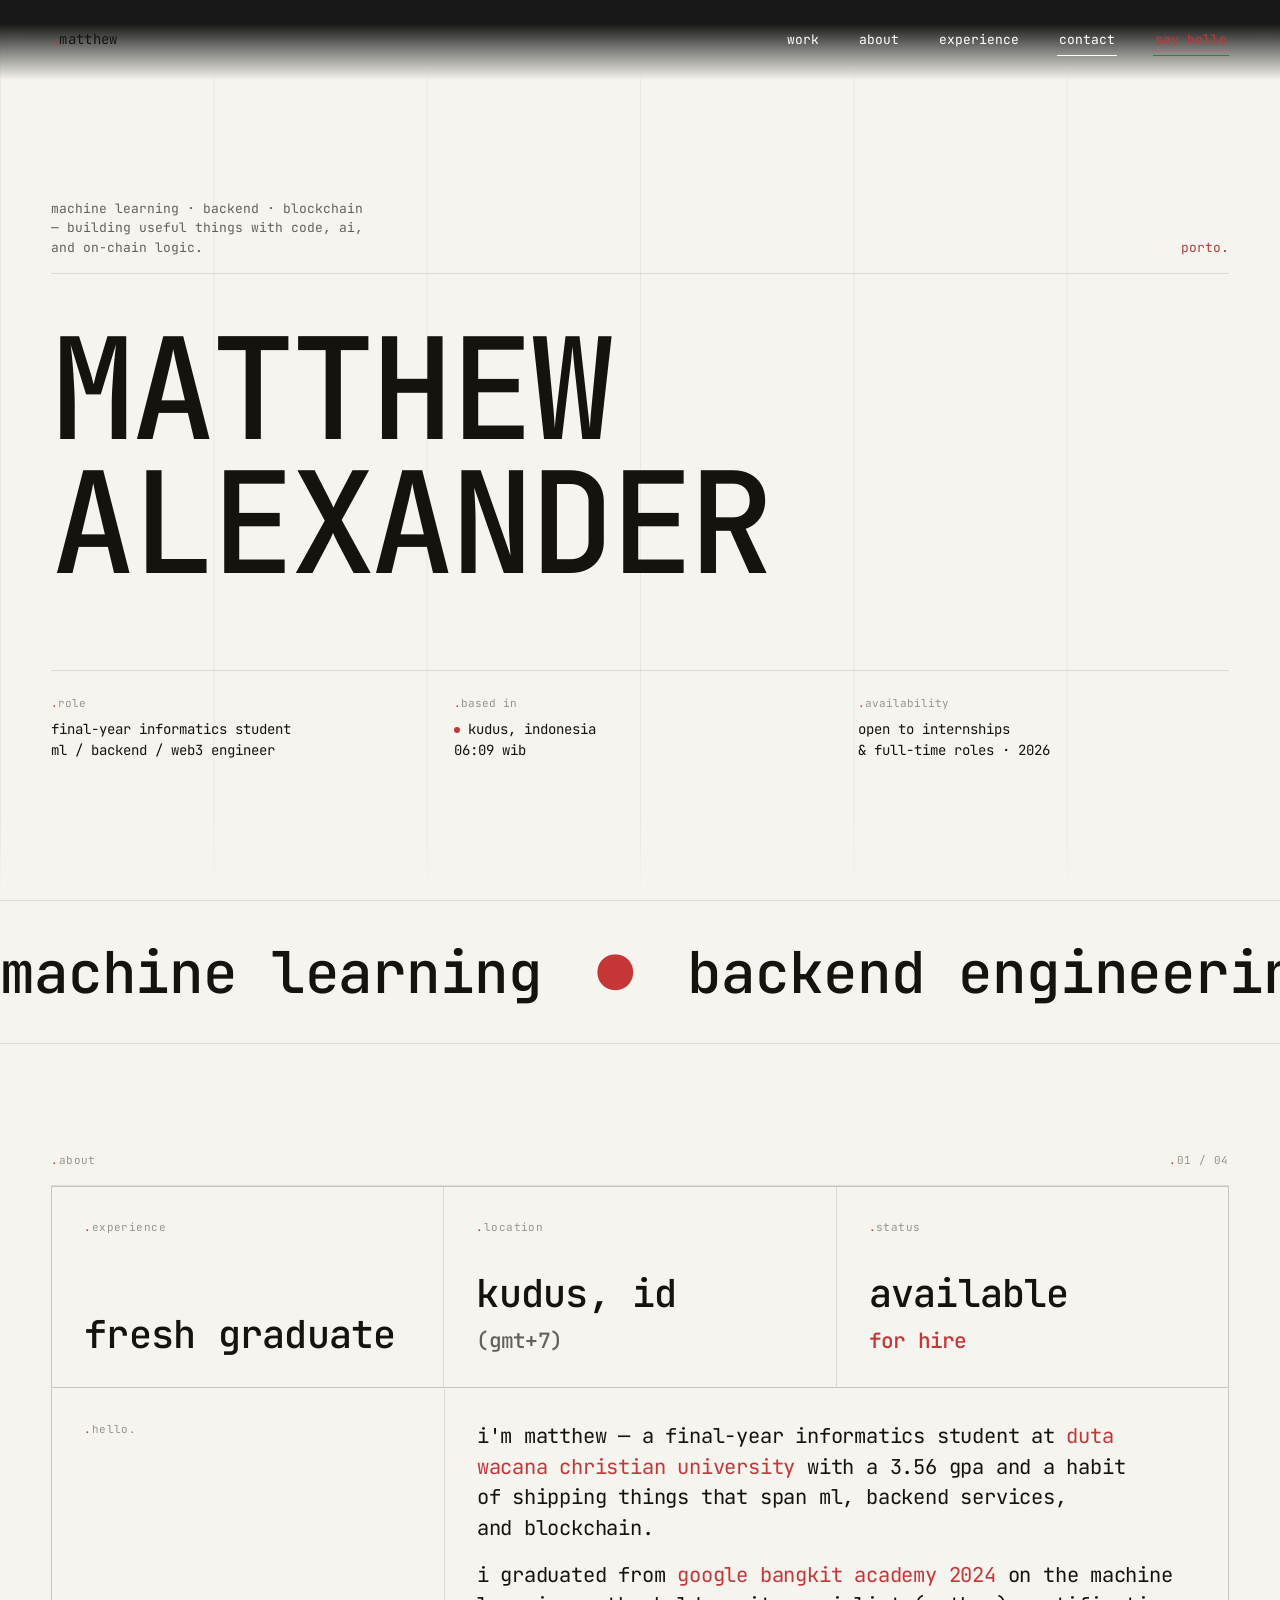
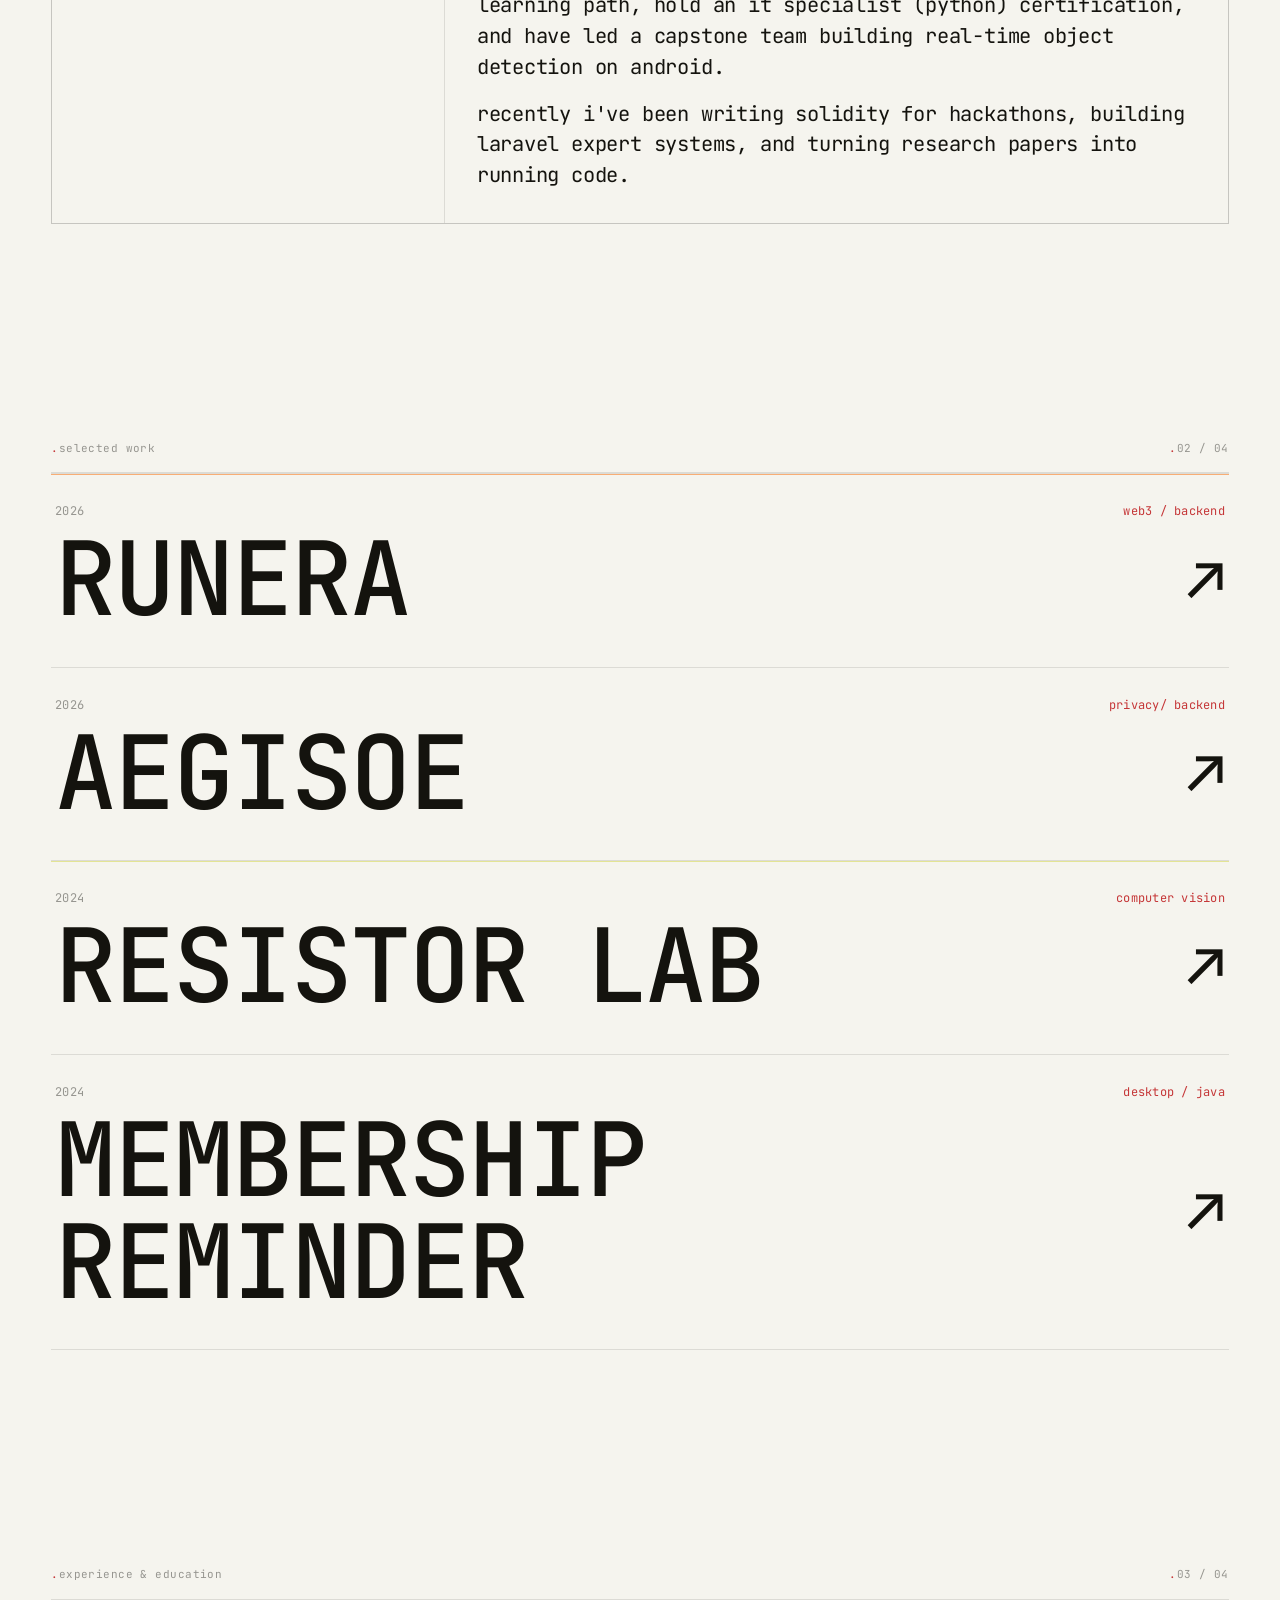
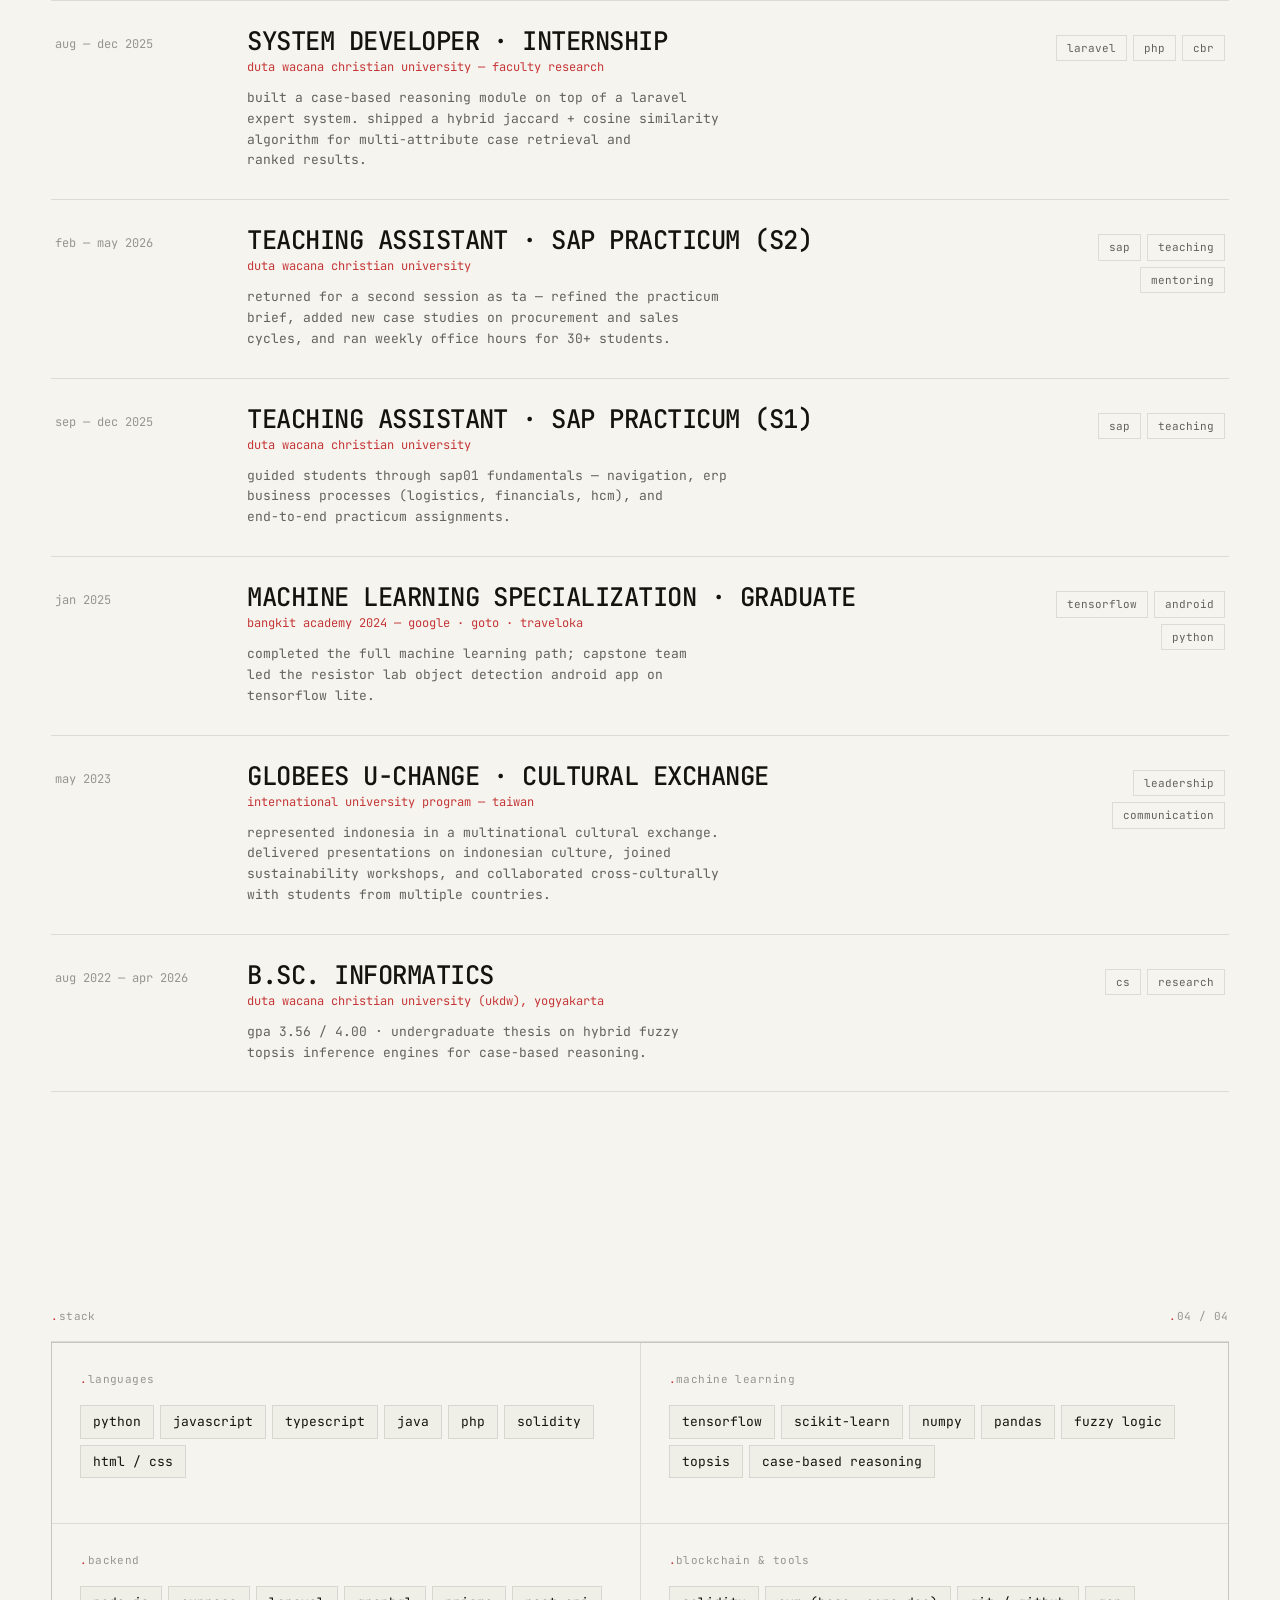
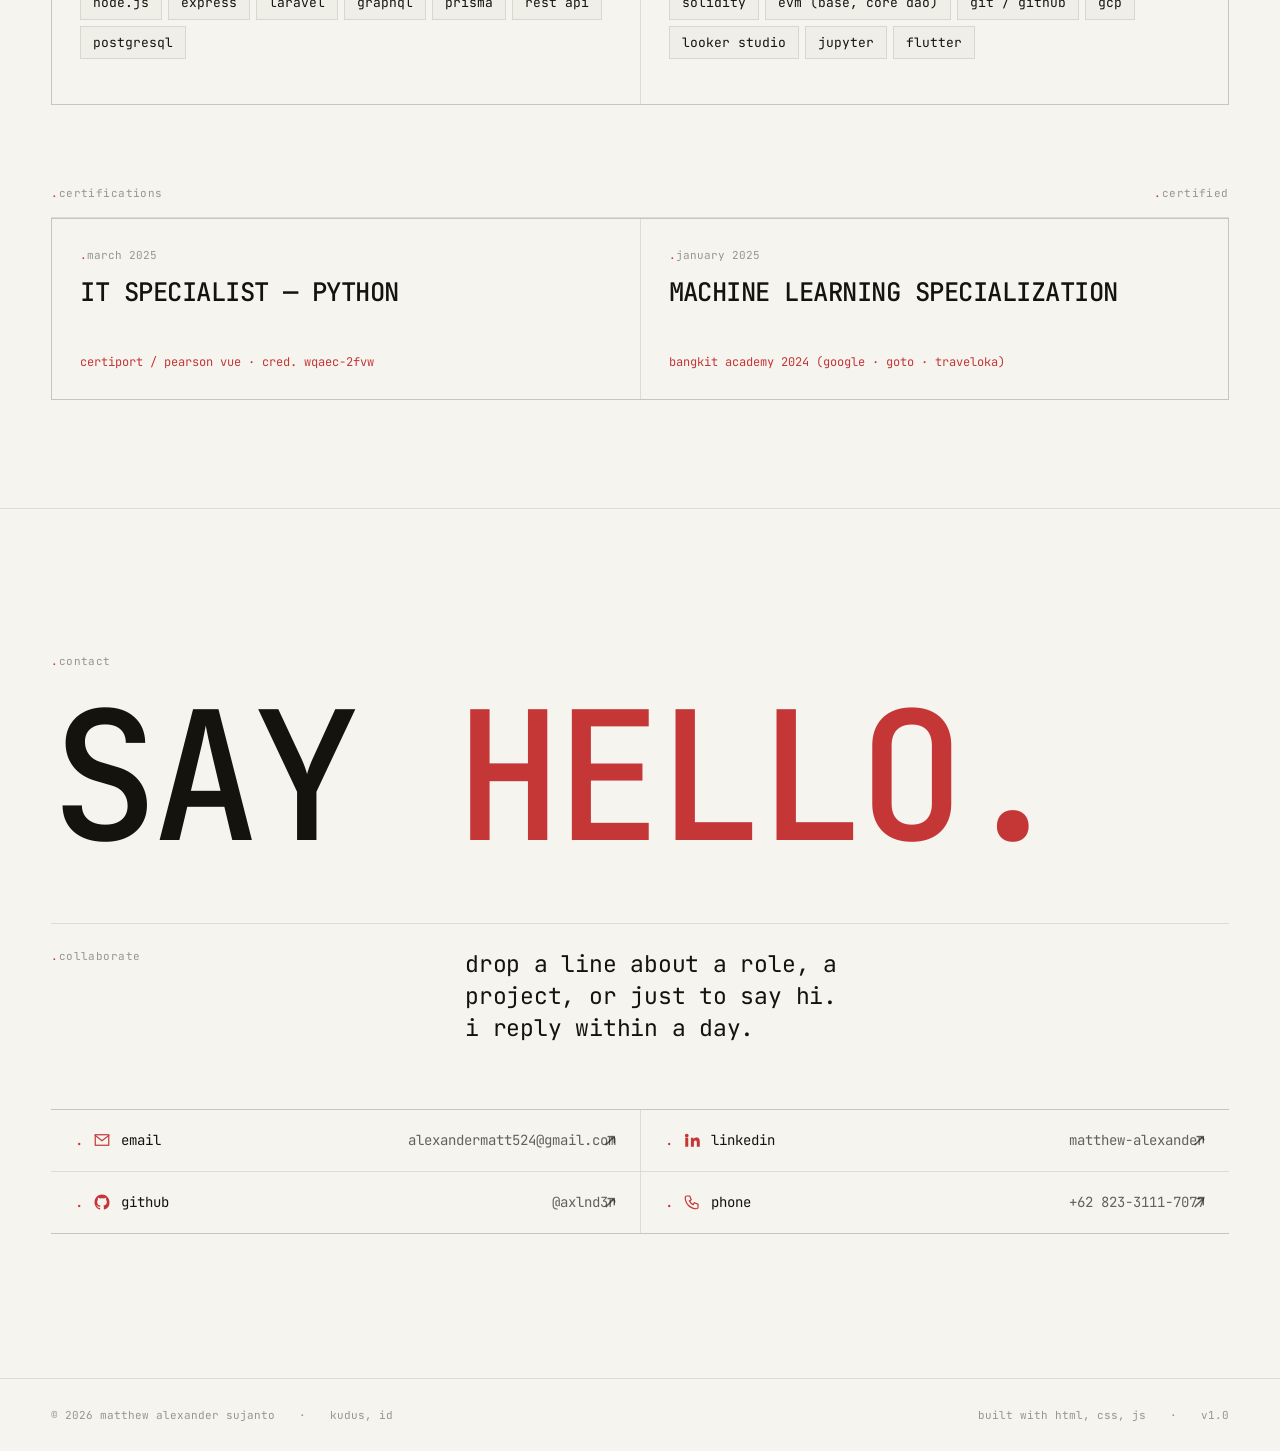
<file: index.html>
<!DOCTYPE html>
<html lang="en">
<head>
<meta charset="UTF-8" />
<meta name="viewport" content="width=device-width, initial-scale=1" />
<title>Matthew Alexander — Portfolio</title>
<meta name="description" content="Matthew Alexander Sujanto — Machine Learning, Backend, and Blockchain. Final-year Informatics student & builder." />
<link rel="preconnect" href="https://fonts.googleapis.com">
<link rel="preconnect" href="https://fonts.gstatic.com" crossorigin>
<link href="https://fonts.googleapis.com/css2?family=Inter:wght@300;400;500;600&family=JetBrains+Mono:wght@400;500&display=swap" rel="stylesheet">
<link rel="stylesheet" href="styles.css" />
</head>
<body>

<div class="grid-bg" aria-hidden="true"></div>

<!-- ============================================================ NAV -->
<nav class="nav">
  <a href="#top" class="nav-brand"><span class="dot">.</span>matthew<span style="color: rgb(255, 255, 255)"></span></a>
  <div class="nav-links">
    <a href="#work" style="color: rgb(255, 255, 255)">work</a>
    <a href="#about" style="color: rgb(255, 255, 255)">about</a>
    <a href="#experience" style="color: rgb(255, 255, 255)">experience</a>
    <a href="#contact" style="color: rgb(255, 255, 255)">contact</a>
    <a href="#contact" class="cta">say hello</a>
  </div>
</nav>

<!-- Tweaks panel -->
<div id="tweaks-panel" class="twk-panel" hidden>
  <div class="twk-hd">
    <b>tweaks</b>
    <button class="twk-x" id="twk-close">×</button>
  </div>
  <div class="twk-body">
    <div class="twk-section">mood</div>
    <div class="twk-seg" data-tweak="mood">
      <button data-val="dark">dark</button>
      <button data-val="light">light</button>
      <button data-val="amber">amber</button>
    </div>
    <div class="twk-hint">recolors the entire site palette &amp; accent.</div>

    <div class="twk-section">energy</div>
    <div class="twk-seg" data-tweak="energy">
      <button data-val="calm">calm</button>
      <button data-val="kinetic">kinetic</button>
      <button data-val="chaotic">chaotic</button>
    </div>
    <div class="twk-hint">how aggressive the project panels swipe, tilt &amp; rotate.</div>

    <div class="twk-section">type voice</div>
    <div class="twk-seg" data-tweak="voice">
      <button data-val="technical">technical</button>
      <button data-val="editorial">editorial</button>
      <button data-val="brutalist">brutalist</button>
    </div>
    <div class="twk-hint">swaps the display family, casing &amp; tracking.</div>
  </div>
</div>

<!-- ============================================================ HERO -->
<header class="hero" id="top" data-screen-label="hero">
  <div class="hero-container">
    <div class="hero-meta-top">
      <div class="role">
        machine learning · backend · blockchain — building useful things with code, ai, and on‑chain logic.
      </div>
      <div class="year" style="color: rgb(178, 59, 60)"> porto.</div>
    </div>

    <h1 class="hero-title">
      <span class="line" data-accent="learning,blockchain">matthew</span>
      <span class="line" data-accent="learning">alexander</span>
    </h1>

    <div class="hero-meta-bottom">
      <div class="item">
        <div class="label">role</div>
        <div class="value">final‑year informatics student<br>ml / backend / web3 engineer</div>
      </div>
      <div class="item">
        <div class="label">based in</div>
        <div class="value"><span class="pulse"></span>kudus, indonesia<br><span id="hero-time">—</span></div>
      </div>
      <div class="item">
        <div class="label">availability</div>
        <div class="value">open to internships<br>&amp; full‑time roles · 2026</div>
      </div>
    </div>
  </div>
</header>

<!-- ============================================================ MARQUEE -->
<div class="marquee" aria-hidden="true">
  <div class="marquee-track">
    <span class="marquee-item">machine learning <span class="dot">●</span> backend engineering <span class="dot">●</span> blockchain <span class="dot">●</span> python <span class="dot">●</span> typescript <span class="dot">●</span> solidity <span class="dot">●</span></span>
    <span class="marquee-item">machine learning <span class="dot">●</span> backend engineering <span class="dot">●</span> blockchain <span class="dot">●</span> python <span class="dot">●</span> typescript <span class="dot">●</span> solidity <span class="dot">●</span></span>
  </div>
</div>

<!-- ============================================================ ABOUT -->
<section id="about" data-screen-label="about">
  <div class="container">
    <div class="section-head reveal">
      <span class="dot-label">about</span>
      <span class="dot-label">01 / 04</span>
    </div>

    <div class="about-grid reveal">
      <div class="about-cell">
        <span class="dot-label">experience</span>
        <div class="big">fresh graduate</div>
      </div>
      <div class="about-cell">
        <span class="dot-label">location</span>
        <div class="big">kudus, id<br><span style="color:var(--fg-mute); font-size: 0.55em;">(gmt+7)</span></div>
      </div>
      <div class="about-cell">
        <span class="dot-label">status</span>
        <div class="big">available<br><span style="color:var(--accent); font-size: 0.55em;">for hire</span></div>
      </div>
    </div>

    <div class="about-text-row reveal delay-1">
      <div class="about-text-cell label">
        <span class="dot-label">hello.</span>
      </div>
      <div class="about-text-cell">
        <p>i'm matthew — a final‑year informatics student at <span class="accent">duta wacana christian university</span> with a 3.56 gpa and a habit of shipping things that span ml, backend services, and blockchain.</p>
        <p>i graduated from <span class="accent">google bangkit academy 2024</span> on the machine learning path, hold an it specialist (python) certification, and have led a capstone team building real‑time object detection on android.</p>
        <p>recently i've been writing solidity for hackathons, building laravel expert systems, and turning research papers into running code.</p>
      </div>
    </div>
  </div>
</section>

<!-- ============================================================ WORK -->
<section id="work" data-screen-label="work">
  <div class="container">
    <div class="section-head reveal">
      <span class="dot-label">selected work</span>
      <span class="dot-label">02 / 04</span>
    </div>

    <div class="projects-list">
      <!-- 1 -->
      <a class="project reveal" href="work/runera.html" style="--proj-color: oklch(0.72 0.18 50);">
        <div class="project-bg"></div>
        <div class="project-preview" data-placeholder="runera"><img src="work/assets/runera.png" alt="runera screenshot" /></div>
        <div class="project-inner">
          <div class="project-meta-row">
            <span class="year">2026</span>
            <span class="tag">web3 / backend</span>
          </div>
          <div class="project-title-row">
            <h3 class="project-title">runera</h3>
            <span class="project-arrow">↗</span>
          </div>
        </div>
      </a>

      <!-- 2 -->
      <a class="project reveal" href="work/aegisoe.html" style="--proj-color: oklch(0.72 0.18 260);">
        <div class="project-bg"></div>
        <div class="project-preview" data-placeholder="aegisoe"><img src="work/assets/aegisoe.png" alt="aegisoe screenshot" /></div>
        <div class="project-inner">
          <div class="project-meta-row">
            <span class="year">2026</span>
            <span class="tag"> privacy/ backend</span>
          </div>
          <div class="project-title-row">
            <h3 class="project-title">aegisoe</h3>
            <span class="project-arrow">↗</span>
          </div>
        </div>
      </a>

      <!-- 3 -->
      <a class="project reveal" href="work/resistor-lab.html" style="--proj-color: oklch(0.86 0.15 110);">
        <div class="project-bg"></div>
        <div class="project-preview" data-placeholder="resistor lab"><img src="work/assets/resistor-lab.png" alt="resistor lab logo" /></div>
        <div class="project-inner">
          <div class="project-meta-row">
            <span class="year">2024</span>
            <span class="tag">computer vision</span>
          </div>
          <div class="project-title-row">
            <h3 class="project-title">resistor lab</h3>
            <span class="project-arrow">↗</span>
          </div>
        </div>
      </a>

      <!-- 4 -->
      <a class="project reveal" href="work/membership-reminder.html" style="--proj-color: oklch(0.78 0.14 25);">
        <div class="project-bg"></div>
        <div class="project-preview" data-placeholder="membership reminder"><img src="work/assets/membership-reminder.jpeg" alt="tegel screenshot" /></div>
        <div class="project-inner">
          <div class="project-meta-row">
            <span class="year">2024</span>
            <span class="tag">desktop / java</span>
          </div>
          <div class="project-title-row">
            <h3 class="project-title">membership reminder</h3>
            <span class="project-arrow">↗</span>
          </div>
        </div>
      </a>
    </div>
  </div>
</section>

<!-- ============================================================ EXPERIENCE -->
<section id="experience" data-screen-label="experience">
  <div class="container">
    <div class="section-head reveal">
      <span class="dot-label">experience &amp; education</span>
      <span class="dot-label">03 / 04</span>
    </div>

    <div class="timeline">
      <div class="timeline-row reveal">
        <div class="timeline-when">aug — dec 2025</div>
        <div class="timeline-what">
          <h3>system developer · internship</h3>
          <div class="timeline-where">duta wacana christian university — faculty research</div>
          <p class="timeline-desc">built a case‑based reasoning module on top of a laravel expert system. shipped a hybrid jaccard + cosine similarity algorithm for multi‑attribute case retrieval and ranked results.</p>
        </div>
        <div class="timeline-tags">
          <span class="chip">laravel</span>
          <span class="chip">php</span>
          <span class="chip">cbr</span>
        </div>
      </div>

      <div class="timeline-row reveal">
        <div class="timeline-when">feb — may 2026</div>
        <div class="timeline-what">
          <h3>teaching assistant · sap practicum (s2)</h3>
          <div class="timeline-where">duta wacana christian university</div>
          <p class="timeline-desc">returned for a second session as ta — refined the practicum brief, added new case studies on procurement and sales cycles, and ran weekly office hours for 30+ students.</p>
        </div>
        <div class="timeline-tags">
          <span class="chip">sap</span>
          <span class="chip">teaching</span>
          <span class="chip">mentoring</span>
        </div>
      </div>

      <div class="timeline-row reveal">
        <div class="timeline-when">sep — dec 2025</div>
        <div class="timeline-what">
          <h3>teaching assistant · sap practicum (s1)</h3>
          <div class="timeline-where">duta wacana christian university</div>
          <p class="timeline-desc">guided students through sap01 fundamentals — navigation, erp business processes (logistics, financials, hcm), and end‑to‑end practicum assignments.</p>
        </div>
        <div class="timeline-tags">
          <span class="chip">sap</span>
          <span class="chip">teaching</span>
        </div>
      </div>

      <div class="timeline-row reveal">
        <div class="timeline-when">jan 2025</div>
        <div class="timeline-what">
          <h3>machine learning specialization · graduate</h3>
          <div class="timeline-where">bangkit academy 2024 — google · goto · traveloka</div>
          <p class="timeline-desc">completed the full machine learning path; capstone team led the resistor lab object detection android app on tensorflow lite.</p>
        </div>
        <div class="timeline-tags">
          <span class="chip">tensorflow</span>
          <span class="chip">android</span>
          <span class="chip">python</span>
        </div>
      </div>

      <div class="timeline-row reveal">
        <div class="timeline-when">may 2023</div>
        <div class="timeline-what">
          <h3>globees u‑change · cultural exchange</h3>
          <div class="timeline-where">international university program — taiwan</div>
          <p class="timeline-desc">represented indonesia in a multinational cultural exchange. delivered presentations on indonesian culture, joined sustainability workshops, and collaborated cross‑culturally with students from multiple countries.</p>
        </div>
        <div class="timeline-tags">
          <span class="chip">leadership</span>
          <span class="chip">communication</span>
        </div>
      </div>

      <div class="timeline-row reveal">
        <div class="timeline-when">aug 2022 — apr 2026</div>
        <div class="timeline-what">
          <h3>b.sc. informatics</h3>
          <div class="timeline-where">duta wacana christian university (ukdw), yogyakarta</div>
          <p class="timeline-desc">gpa 3.56 / 4.00 · undergraduate thesis on hybrid fuzzy topsis inference engines for case‑based reasoning.</p>
        </div>
        <div class="timeline-tags">
          <span class="chip">cs</span>
          <span class="chip">research</span>
        </div>
      </div>
    </div>
  </div>
</section>

<!-- ============================================================ SKILLS -->
<section id="skills" data-screen-label="skills">
  <div class="container">
    <div class="section-head reveal">
      <span class="dot-label">stack</span>
      <span class="dot-label">04 / 04</span>
    </div>

    <div class="skills-grid reveal">
      <div class="skill-block">
        <span class="dot-label">languages</span>
        <div class="skill-list">
          <span class="skill-tag">python</span>
          <span class="skill-tag">javascript</span>
          <span class="skill-tag">typescript</span>
          <span class="skill-tag">java</span>
          <span class="skill-tag">php</span>
          <span class="skill-tag">solidity</span>
          <span class="skill-tag">html / css</span>
        </div>
      </div>
      <div class="skill-block">
        <span class="dot-label">machine learning</span>
        <div class="skill-list">
          <span class="skill-tag">tensorflow</span>
          <span class="skill-tag">scikit-learn</span>
          <span class="skill-tag">numpy</span>
          <span class="skill-tag">pandas</span>
          <span class="skill-tag">fuzzy logic</span>
          <span class="skill-tag">topsis</span>
          <span class="skill-tag">case‑based reasoning</span>
        </div>
      </div>
      <div class="skill-block">
        <span class="dot-label">backend</span>
        <div class="skill-list">
          <span class="skill-tag">node.js</span>
          <span class="skill-tag">express</span>
          <span class="skill-tag">laravel</span>
          <span class="skill-tag">graphql</span>
          <span class="skill-tag">prisma</span>
          <span class="skill-tag">rest api</span>
          <span class="skill-tag">postgresql</span>
        </div>
      </div>
      <div class="skill-block">
        <span class="dot-label">blockchain &amp; tools</span>
        <div class="skill-list">
          <span class="skill-tag">solidity</span>
          <span class="skill-tag">evm (base, core dao)</span>
          <span class="skill-tag">git / github</span>
          <span class="skill-tag">gcp</span>
          <span class="skill-tag">looker studio</span>
          <span class="skill-tag">jupyter</span>
          <span class="skill-tag">flutter</span>
        </div>
      </div>
    </div>

    <div class="section-head reveal" style="margin-top: 80px;">
      <span class="dot-label">certifications</span>
      <span class="dot-label">certified</span>
    </div>
    <div class="certs-grid reveal delay-1">
      <div class="cert-card">
        <div>
          <div class="when">march 2025</div>
          <h3>it specialist — python</h3>
        </div>
        <div class="issuer">certiport / pearson vue · cred. wqaec‑2fvw</div>
      </div>
      <div class="cert-card">
        <div>
          <div class="when">january 2025</div>
          <h3>machine learning specialization</h3>
        </div>
        <div class="issuer">bangkit academy 2024 (google · goto · traveloka)</div>
      </div>
    </div>
  </div>
</section>

<!-- ============================================================ CONTACT -->
<section class="contact" id="contact" data-screen-label="contact">
  <div class="container">
    <span class="dot-label contact-eyebrow reveal">contact</span>
    <h2 class="contact-title reveal">say <span class="accent">hello.</span></h2>

    <div class="contact-row reveal delay-1">
      <span class="dot-label">collaborate</span>
      <p class="contact-lead">drop a line about a role, a project, or just to say hi. i reply within a day.</p>
    </div>

    <div class="socials reveal delay-2" style="margin-top: 64px;">
      <a class="social-row" href="mailto:alexandermatt524@gmail.com">
        <span class="label">
          <svg class="social-ico" viewBox="0 0 24 24" width="18" height="18" fill="none" stroke="currentColor" stroke-width="1.6" stroke-linecap="square" stroke-linejoin="miter" aria-hidden="true">
            <rect x="3" y="5" width="18" height="14"></rect>
            <polyline points="3,6 12,13 21,6"></polyline>
          </svg>
          email
        </span>
        <span class="target">alexandermatt524@gmail.com</span>
        <span class="arrow">↗</span>
      </a>
      <a class="social-row" href="https://www.linkedin.com/in/matthew-alexander-6b6855331" target="_blank" rel="noopener">
        <span class="label">
          <svg class="social-ico" viewBox="0 0 24 24" width="18" height="18" fill="currentColor" aria-hidden="true">
            <path d="M4.98 3.5a2.5 2.5 0 1 1 0 5.001 2.5 2.5 0 0 1 0-5.001zM3 9h4v12H3V9zm7 0h3.8v1.65h.06c.53-1 1.83-2.06 3.77-2.06 4.03 0 4.77 2.65 4.77 6.1V21h-4v-5.4c0-1.29-.02-2.95-1.8-2.95-1.8 0-2.07 1.4-2.07 2.85V21h-4V9z"></path>
          </svg>
          linkedin
        </span>
        <span class="target">matthew‑alexander</span>
        <span class="arrow">↗</span>
      </a>
      <a class="social-row" href="https://github.com/Axlnd3r" target="_blank" rel="noopener">
        <span class="label">
          <svg class="social-ico" viewBox="0 0 24 24" width="18" height="18" fill="currentColor" aria-hidden="true">
            <path d="M12 2C6.48 2 2 6.58 2 12.26c0 4.5 2.87 8.32 6.84 9.67.5.1.68-.22.68-.49 0-.24-.01-.88-.01-1.72-2.78.62-3.37-1.36-3.37-1.36-.46-1.18-1.11-1.49-1.11-1.49-.91-.63.07-.62.07-.62 1 .07 1.53 1.05 1.53 1.05.89 1.56 2.34 1.11 2.91.85.09-.66.35-1.11.63-1.37-2.22-.26-4.55-1.14-4.55-5.06 0-1.12.39-2.03 1.03-2.75-.1-.26-.45-1.3.1-2.71 0 0 .84-.27 2.75 1.05A9.36 9.36 0 0 1 12 7.07c.85.004 1.7.12 2.5.34 1.91-1.32 2.75-1.05 2.75-1.05.55 1.41.2 2.45.1 2.71.64.72 1.03 1.63 1.03 2.75 0 3.93-2.34 4.8-4.57 5.05.36.32.68.94.68 1.9 0 1.37-.01 2.48-.01 2.81 0 .27.18.6.69.49A10.04 10.04 0 0 0 22 12.26C22 6.58 17.52 2 12 2z"></path>
          </svg>
          github
        </span>
        <span class="target">@axlnd3r</span>
        <span class="arrow">↗</span>
      </a>
      <a class="social-row" href="tel:+6282331117077">
        <span class="label">
          <svg class="social-ico" viewBox="0 0 24 24" width="18" height="18" fill="none" stroke="currentColor" stroke-width="1.6" stroke-linecap="square" stroke-linejoin="miter" aria-hidden="true">
            <path d="M5 4h4l2 5-2.5 1.5a11 11 0 0 0 5 5L15 13l5 2v4a2 2 0 0 1-2 2A15 15 0 0 1 3 6a2 2 0 0 1 2-2z"></path>
          </svg>
          phone
        </span>
        <span class="target">+62 823‑3111‑7077</span>
        <span class="arrow">↗</span>
      </a>
    </div>
  </div>
</section>

<!-- ============================================================ FOOTER -->
<footer>
  <div class="left">
    <span>© <span id="year"></span> matthew alexander sujanto</span>
    <span>·</span>
    <span>kudus, id</span>
  </div>
  <div class="right">
    <span>built with html, css, js</span>
    <span>·</span>
    <span>v1.0</span>
  </div>
</footer>

<script src="app.js"></script>

<script>
// ============================ TWEAKS ============================
(function () {
  const TWEAK_DEFAULTS = /*EDITMODE-BEGIN*/{
    "mood": "light",
    "energy": "kinetic",
    "voice": "brutalist"
  }/*EDITMODE-END*/;

  const ENERGY_MAP = {
    calm:    { energy: 0.4, motion: 1100 },
    kinetic: { energy: 1.0, motion: 700 },
    chaotic: { energy: 1.8, motion: 380 },
  };

  const state = { ...TWEAK_DEFAULTS };

  function apply() {
    const body = document.body;
    body.dataset.mood = state.mood;
    body.dataset.voice = state.voice;
    const e = ENERGY_MAP[state.energy] || ENERGY_MAP.kinetic;
    document.documentElement.style.setProperty('--energy', e.energy);
    document.documentElement.style.setProperty('--motion-ms', e.motion);
    // Highlight active segment buttons
    document.querySelectorAll('.twk-seg').forEach(seg => {
      const key = seg.dataset.tweak;
      seg.querySelectorAll('button').forEach(b => {
        b.classList.toggle('is-on', b.dataset.val === state[key]);
      });
    });
  }

  function setTweak(key, val) {
    state[key] = val;
    apply();
    try {
      window.parent.postMessage({ type: '__edit_mode_set_keys', edits: { [key]: val } }, '*');
    } catch (e) {}
  }

  // wire up segmented buttons
  document.querySelectorAll('.twk-seg').forEach(seg => {
    const key = seg.dataset.tweak;
    seg.addEventListener('click', (ev) => {
      const btn = ev.target.closest('button');
      if (!btn) return;
      setTweak(key, btn.dataset.val);
    });
  });

  apply();

  // host protocol
  const panel = document.getElementById('tweaks-panel');
  const closeBtn = document.getElementById('twk-close');
  window.addEventListener('message', (ev) => {
    const d = ev.data;
    if (!d || typeof d !== 'object') return;
    if (d.type === '__activate_edit_mode') panel.hidden = false;
    if (d.type === '__deactivate_edit_mode') panel.hidden = true;
  });
  closeBtn.addEventListener('click', () => {
    panel.hidden = true;
    try { window.parent.postMessage({ type: '__edit_mode_dismissed' }, '*'); } catch(e){}
  });
  try { window.parent.postMessage({ type: '__edit_mode_available' }, '*'); } catch(e){}
})();
</script>

<style>
/* social row icons */
.social-row .social-ico{
  flex-shrink:0;
  color:var(--accent);
  transition:transform .25s ease, color .25s ease;
}
.social-row:hover .social-ico{
  transform:translateX(2px);
  color:var(--fg);
}

/* tweaks panel */
.twk-panel{position:fixed;right:16px;bottom:16px;z-index:2147483646;width:260px;
  background:rgba(15,15,15,.92);color:#f5f5f5;
  -webkit-backdrop-filter:blur(20px);backdrop-filter:blur(20px);
  border:1px solid rgba(255,255,255,.12);border-radius:12px;
  font:11.5px/1.4 "JetBrains Mono", ui-monospace, monospace;
  box-shadow:0 12px 40px rgba(0,0,0,.5);text-transform:none}
.twk-hd{display:flex;align-items:center;justify-content:space-between;
  padding:10px 10px 10px 14px;border-bottom:1px solid rgba(255,255,255,.08)}
.twk-hd b{font-size:11px;font-weight:500;letter-spacing:.08em;text-transform:uppercase;color:rgba(245,245,245,.6)}
.twk-x{appearance:none;border:0;background:transparent;color:rgba(245,245,245,.55);
  width:22px;height:22px;border-radius:6px;cursor:pointer;font-size:16px;line-height:1}
.twk-x:hover{background:rgba(255,255,255,.08);color:#fff}
.twk-body{padding:14px;display:flex;flex-direction:column;gap:6px}
.twk-section{font-size:10px;letter-spacing:.1em;text-transform:uppercase;
  color:rgba(245,245,245,.45);margin-top:6px;margin-bottom:4px}
.twk-section:first-child{margin-top:0}
.twk-seg{display:grid;grid-template-columns:repeat(3,1fr);gap:2px;
  background:rgba(255,255,255,.06);border-radius:8px;padding:2px}
.twk-seg button{appearance:none;border:0;background:transparent;color:rgba(245,245,245,.6);
  font:inherit;padding:7px 4px;border-radius:6px;cursor:pointer;text-align:center;
  transition:background .2s ease,color .2s ease}
.twk-seg button:hover{color:#fff}
.twk-seg button.is-on{background:rgba(255,255,255,.14);color:#fff}
.twk-hint{font-size:10.5px;color:rgba(245,245,245,.4);margin-top:2px;line-height:1.45}
</style>
</body>
</html>
</file>
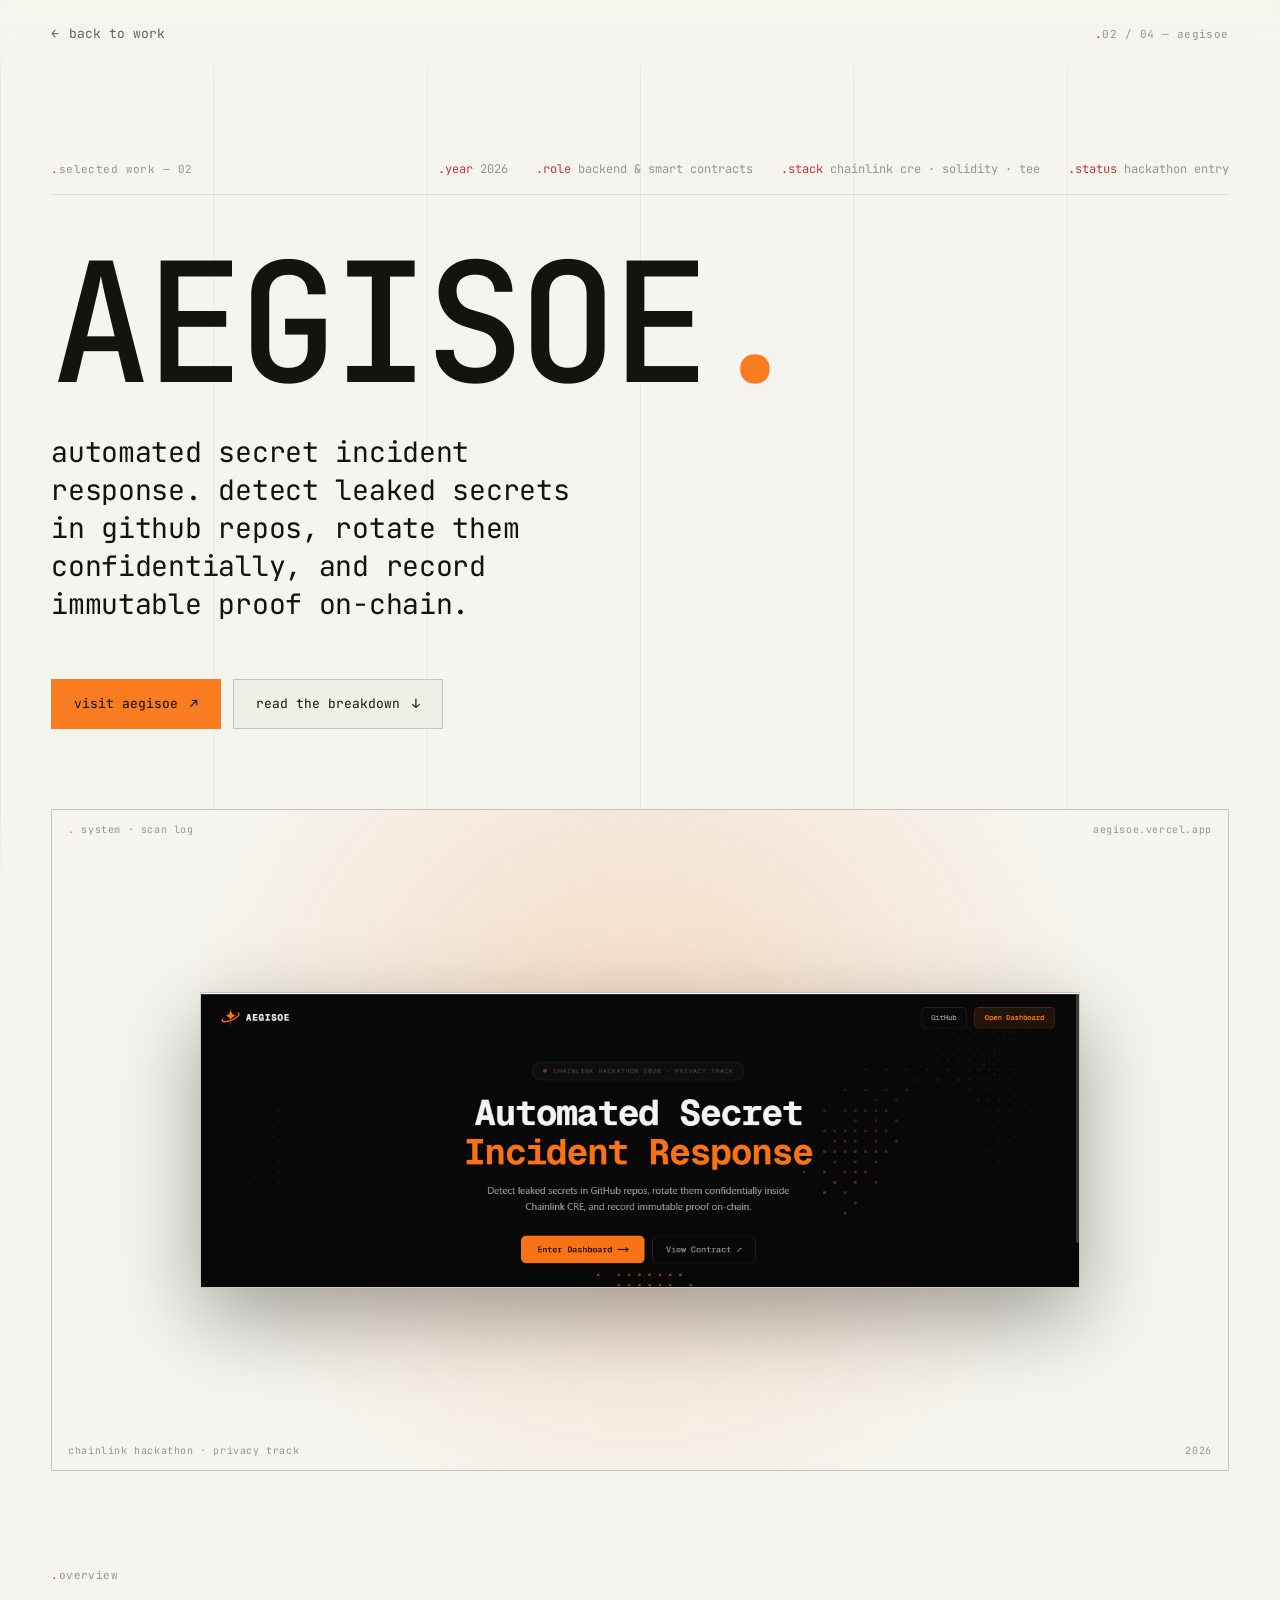
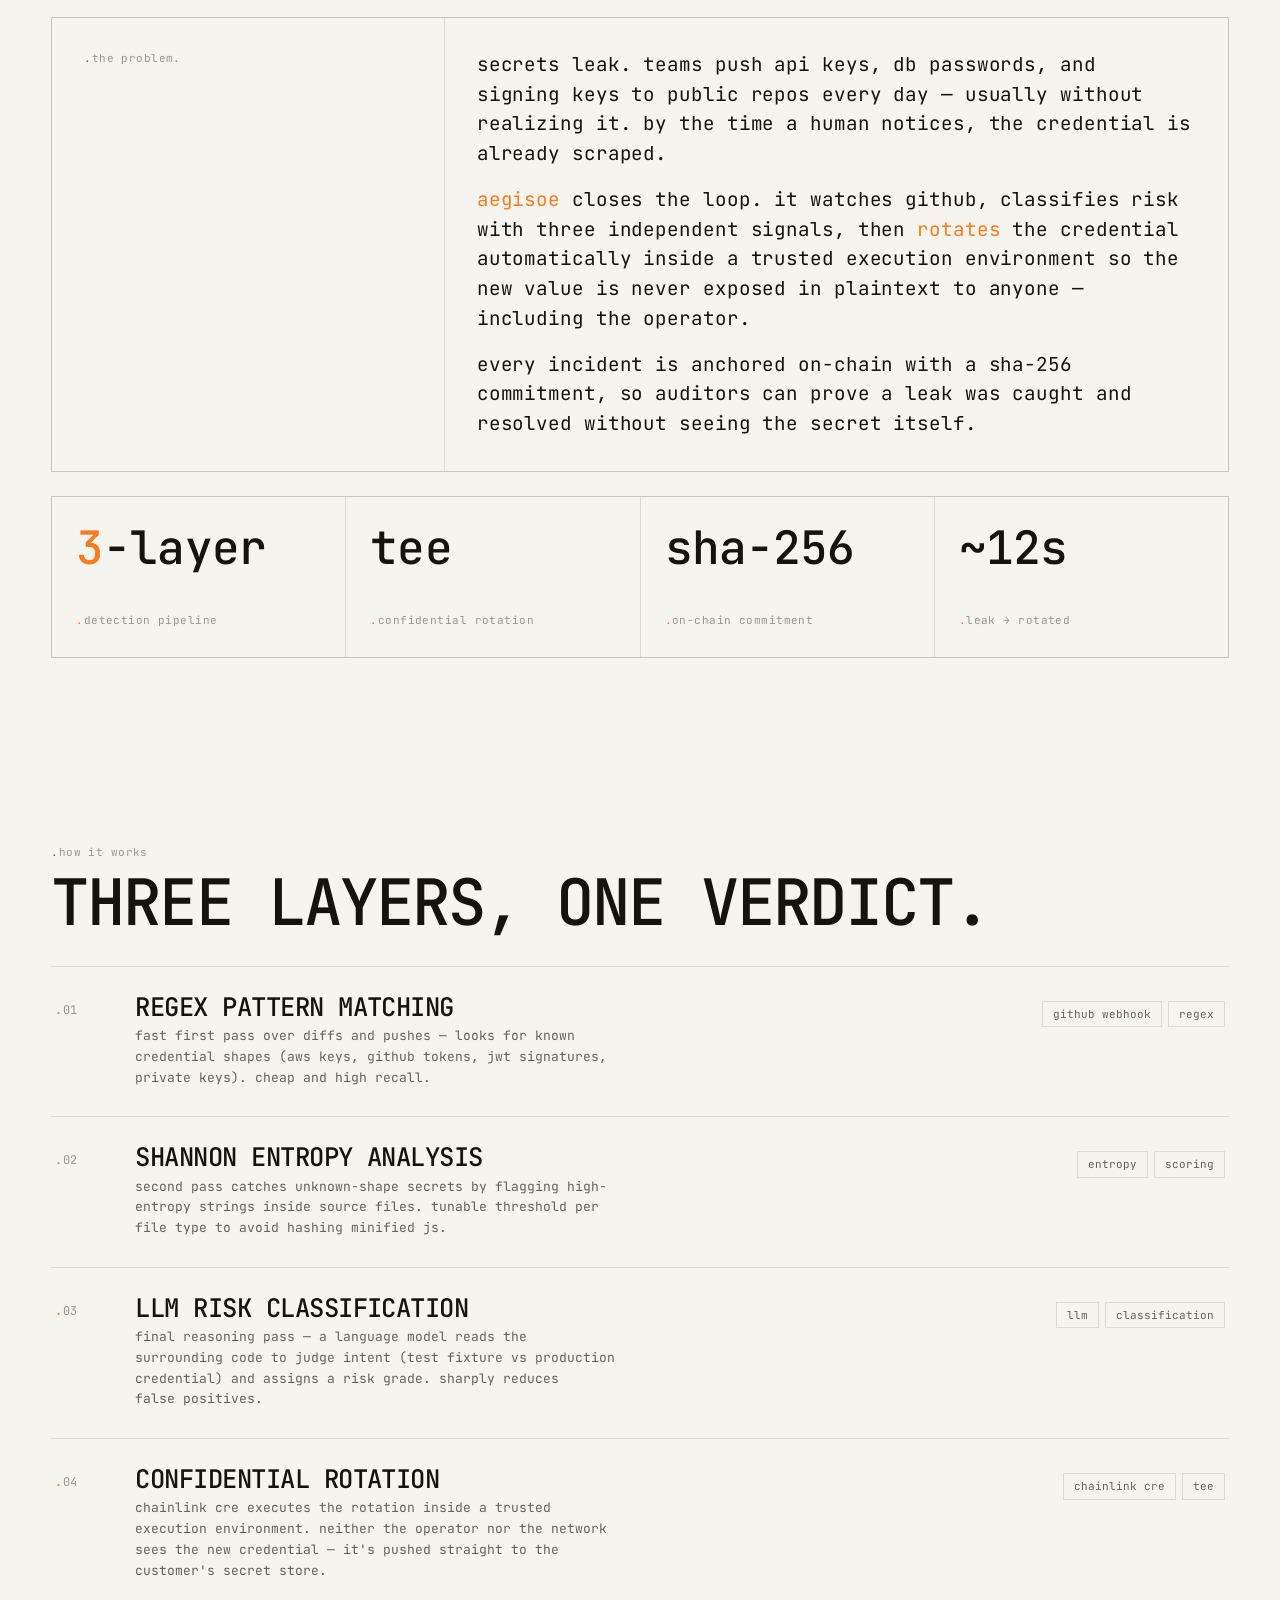
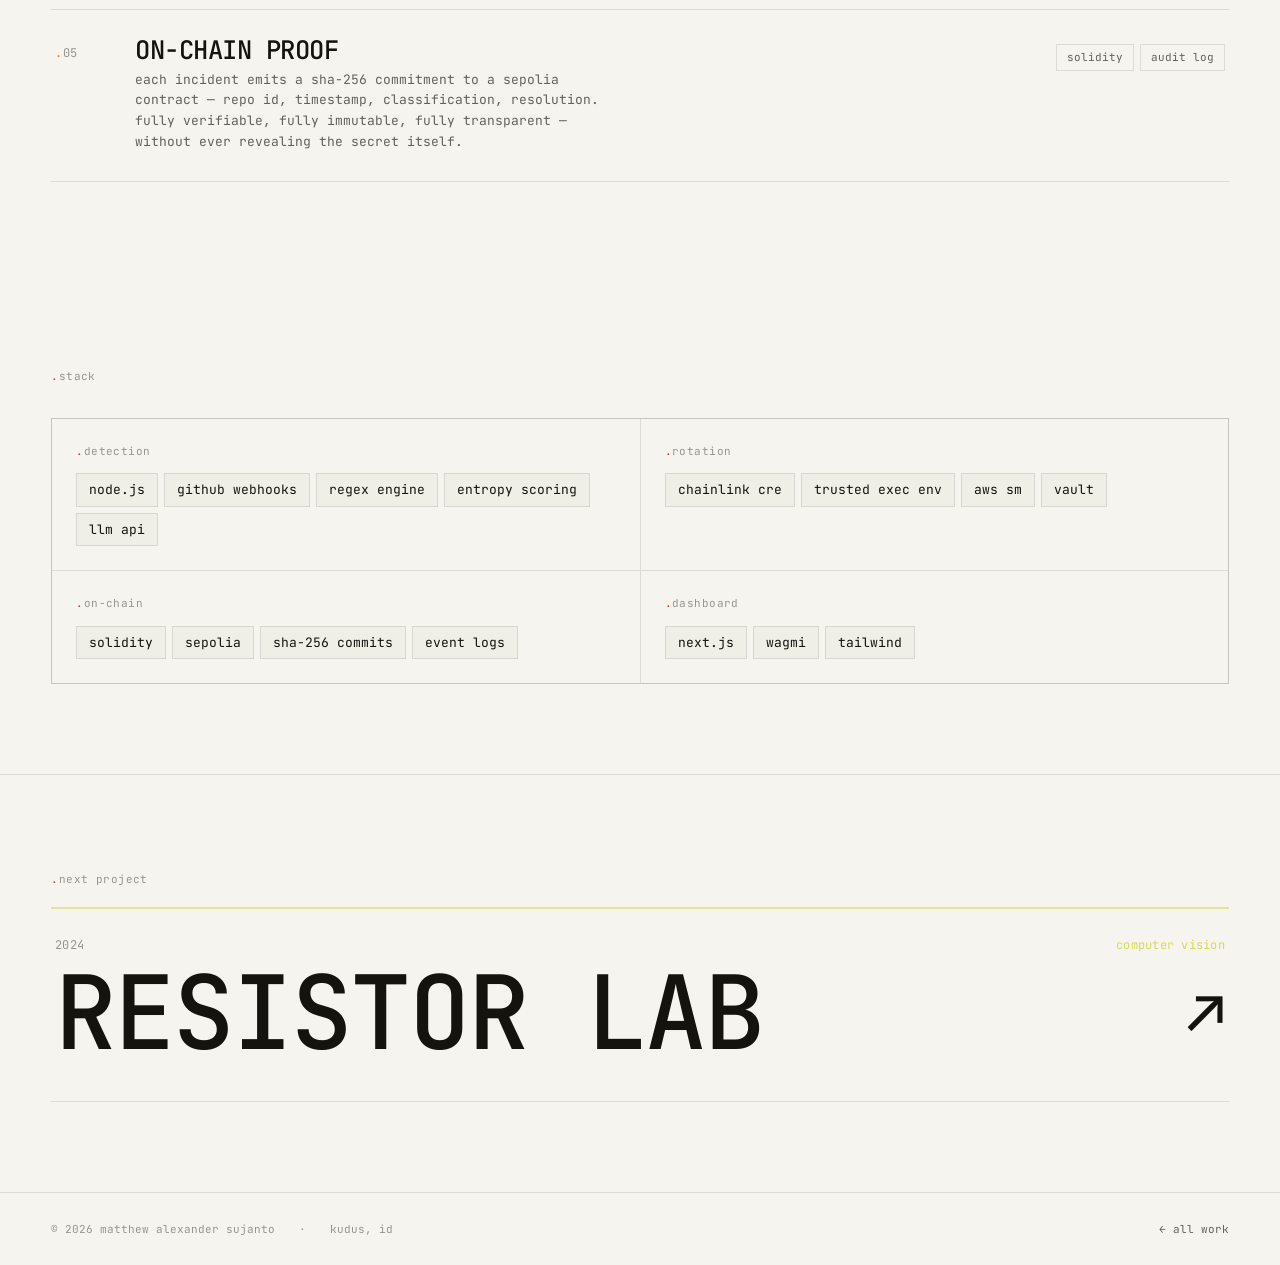
<file: work/aegisoe.html>
<!DOCTYPE html>
<html lang="en">
<head>
<meta charset="UTF-8" />
<meta name="viewport" content="width=device-width, initial-scale=1" />
<title>aegisoe — matthew alexander</title>
<meta name="description" content="Aegisoe — automated secret incident response. Detect leaked secrets in GitHub repos, rotate them confidentially, and record immutable on‑chain proof." />
<link rel="preconnect" href="https://fonts.googleapis.com">
<link rel="preconnect" href="https://fonts.gstatic.com" crossorigin>
<link href="https://fonts.googleapis.com/css2?family=Inter:wght@300;400;500;600&family=JetBrains+Mono:wght@400;500&display=swap" rel="stylesheet">
<link rel="stylesheet" href="work.css" />
<style>
  :root {
    --proj: oklch(0.72 0.18 50);
    --proj-soft: oklch(0.72 0.18 50 / 0.22);
  }
</style>
</head>
<body class="work-page" data-mood="light" data-voice="brutalist">

<div class="grid-bg" aria-hidden="true"></div>

<nav class="work-back-bar">
  <a class="back-link" href="../portfolio.html#work">
    <span class="arrow">←</span> back to work
  </a>
  <span class="back-meta"><span class="dot">.</span>02 / 04 — aegisoe</span>
</nav>

<header class="work-hero">
  <div class="container">
    <div class="work-eyebrow reveal">
      <span class="dot-label">selected work — 02</span>
      <div class="meta-group">
        <span><span class="k">year</span> 2026</span>
        <span><span class="k">role</span> backend &amp; smart contracts</span>
        <span><span class="k">stack</span> chainlink cre · solidity · tee</span>
        <span><span class="k">status</span> hackathon entry</span>
      </div>
    </div>

    <h1 class="work-title reveal delay-1">
      aegisoe<span class="accent">.</span>
    </h1>

    <p class="work-summary reveal delay-2">
      automated secret incident response. detect leaked secrets in github repos, rotate them confidentially, and record immutable proof on‑chain.
    </p>

    <div class="work-cta-row reveal delay-3">
      <a class="work-cta is-primary" href="https://aegisoe.vercel.app/" target="_blank" rel="noopener">
        visit aegisoe <span class="arrow">↗</span>
      </a>
      <a class="work-cta" href="#overview">
        read the breakdown <span class="arrow">↓</span>
      </a>
    </div>
  </div>
</header>

<div class="work-visual reveal">
  <div class="work-visual-frame">
    <span class="corner tl"><span style="color: var(--proj)">.</span> system · scan log</span>
    <span class="corner tr">aegisoe.vercel.app</span>
    <span class="corner bl">chainlink hackathon · privacy track</span>
    <span class="corner br">2026</span>
    <div class="visual-inner">
      <div class="viz-screenshot dark">
        <img src="assets/aegisoe.png" alt="aegisoe homepage" />
      </div>
    </div>
  </div>
</div>

<section class="work-section" id="overview">
  <div class="container">
    <div class="reveal" style="margin-bottom: 32px;">
      <span class="dot-label">overview</span>
    </div>
    <div class="work-2col reveal delay-1">
      <div class="cell label">
        <span class="dot-label">the problem.</span>
      </div>
      <div class="cell">
        <p>secrets leak. teams push api keys, db passwords, and signing keys to public repos every day — usually without realizing it. by the time a human notices, the credential is already scraped.</p>
        <p><span class="accent">aegisoe</span> closes the loop. it watches github, classifies risk with three independent signals, then <span class="accent">rotates</span> the credential automatically inside a trusted execution environment so the new value is never exposed in plaintext to anyone — including the operator.</p>
        <p>every incident is anchored on‑chain with a sha-256 commitment, so auditors can prove a leak was caught and resolved without seeing the secret itself.</p>
      </div>
    </div>

    <div class="work-stats reveal delay-2">
      <div class="stat">
        <div class="num"><span class="accent">3</span>-layer</div>
        <div class="lbl">detection pipeline</div>
      </div>
      <div class="stat">
        <div class="num">tee</div>
        <div class="lbl">confidential rotation</div>
      </div>
      <div class="stat">
        <div class="num">sha-256</div>
        <div class="lbl">on-chain commitment</div>
      </div>
      <div class="stat">
        <div class="num">~12s</div>
        <div class="lbl">leak → rotated</div>
      </div>
    </div>
  </div>
</section>

<section class="work-section">
  <div class="container">
    <div class="reveal" style="margin-bottom: 8px;">
      <span class="dot-label">how it works</span>
    </div>
    <h2 class="work-h2 reveal">three layers, one verdict.</h2>

    <div class="feat-list">
      <div class="feat-row reveal">
        <div class="num">01</div>
        <div>
          <h3>regex pattern matching</h3>
          <p>fast first pass over diffs and pushes — looks for known credential shapes (aws keys, github tokens, jwt signatures, private keys). cheap and high recall.</p>
        </div>
        <div class="feat-tags">
          <span class="chip">github webhook</span>
          <span class="chip">regex</span>
        </div>
      </div>

      <div class="feat-row reveal">
        <div class="num">02</div>
        <div>
          <h3>shannon entropy analysis</h3>
          <p>second pass catches unknown-shape secrets by flagging high-entropy strings inside source files. tunable threshold per file type to avoid hashing minified js.</p>
        </div>
        <div class="feat-tags">
          <span class="chip">entropy</span>
          <span class="chip">scoring</span>
        </div>
      </div>

      <div class="feat-row reveal">
        <div class="num">03</div>
        <div>
          <h3>llm risk classification</h3>
          <p>final reasoning pass — a language model reads the surrounding code to judge intent (test fixture vs production credential) and assigns a risk grade. sharply reduces false positives.</p>
        </div>
        <div class="feat-tags">
          <span class="chip">llm</span>
          <span class="chip">classification</span>
        </div>
      </div>

      <div class="feat-row reveal">
        <div class="num">04</div>
        <div>
          <h3>confidential rotation</h3>
          <p>chainlink cre executes the rotation inside a trusted execution environment. neither the operator nor the network sees the new credential — it's pushed straight to the customer's secret store.</p>
        </div>
        <div class="feat-tags">
          <span class="chip">chainlink cre</span>
          <span class="chip">tee</span>
        </div>
      </div>

      <div class="feat-row reveal">
        <div class="num">05</div>
        <div>
          <h3>on-chain proof</h3>
          <p>each incident emits a sha-256 commitment to a sepolia contract — repo id, timestamp, classification, resolution. fully verifiable, fully immutable, fully transparent — without ever revealing the secret itself.</p>
        </div>
        <div class="feat-tags">
          <span class="chip">solidity</span>
          <span class="chip">audit log</span>
        </div>
      </div>
    </div>
  </div>
</section>

<section class="work-section">
  <div class="container">
    <div class="reveal" style="margin-bottom: 32px;">
      <span class="dot-label">stack</span>
    </div>
    <div class="stack-grid reveal delay-1">
      <div class="stack-cell">
        <span class="dot-label">detection</span>
        <div class="skill-list">
          <span class="skill-tag">node.js</span>
          <span class="skill-tag">github webhooks</span>
          <span class="skill-tag">regex engine</span>
          <span class="skill-tag">entropy scoring</span>
          <span class="skill-tag">llm api</span>
        </div>
      </div>
      <div class="stack-cell">
        <span class="dot-label">rotation</span>
        <div class="skill-list">
          <span class="skill-tag">chainlink cre</span>
          <span class="skill-tag">trusted exec env</span>
          <span class="skill-tag">aws sm</span>
          <span class="skill-tag">vault</span>
        </div>
      </div>
      <div class="stack-cell">
        <span class="dot-label">on-chain</span>
        <div class="skill-list">
          <span class="skill-tag">solidity</span>
          <span class="skill-tag">sepolia</span>
          <span class="skill-tag">sha-256 commits</span>
          <span class="skill-tag">event logs</span>
        </div>
      </div>
      <div class="stack-cell">
        <span class="dot-label">dashboard</span>
        <div class="skill-list">
          <span class="skill-tag">next.js</span>
          <span class="skill-tag">wagmi</span>
          <span class="skill-tag">tailwind</span>
        </div>
      </div>
    </div>
  </div>
</section>

<section class="next-project">
  <div class="container">
    <div class="reveal" style="margin-bottom: 18px;">
      <span class="dot-label">next project</span>
    </div>
    <a class="next-link reveal delay-1" href="resistor-lab.html" style="--proj-next: oklch(0.86 0.15 110);">
      <div class="next-bg"></div>
      <div class="meta-row">
        <span class="year">2024</span>
        <span class="tag">computer vision</span>
      </div>
      <div class="title-row">
        <h3>resistor lab</h3>
        <span class="arrow">↗</span>
      </div>
    </a>
  </div>
</section>

<footer>
  <div class="left">
    <span>© 2026 matthew alexander sujanto</span>
    <span>·</span>
    <span>kudus, id</span>
  </div>
  <div class="right">
    <a href="../portfolio.html#work" style="color: var(--fg-mute);">← all work</a>
  </div>
</footer>

<script src="work.js"></script>
</body>
</html>
</file>
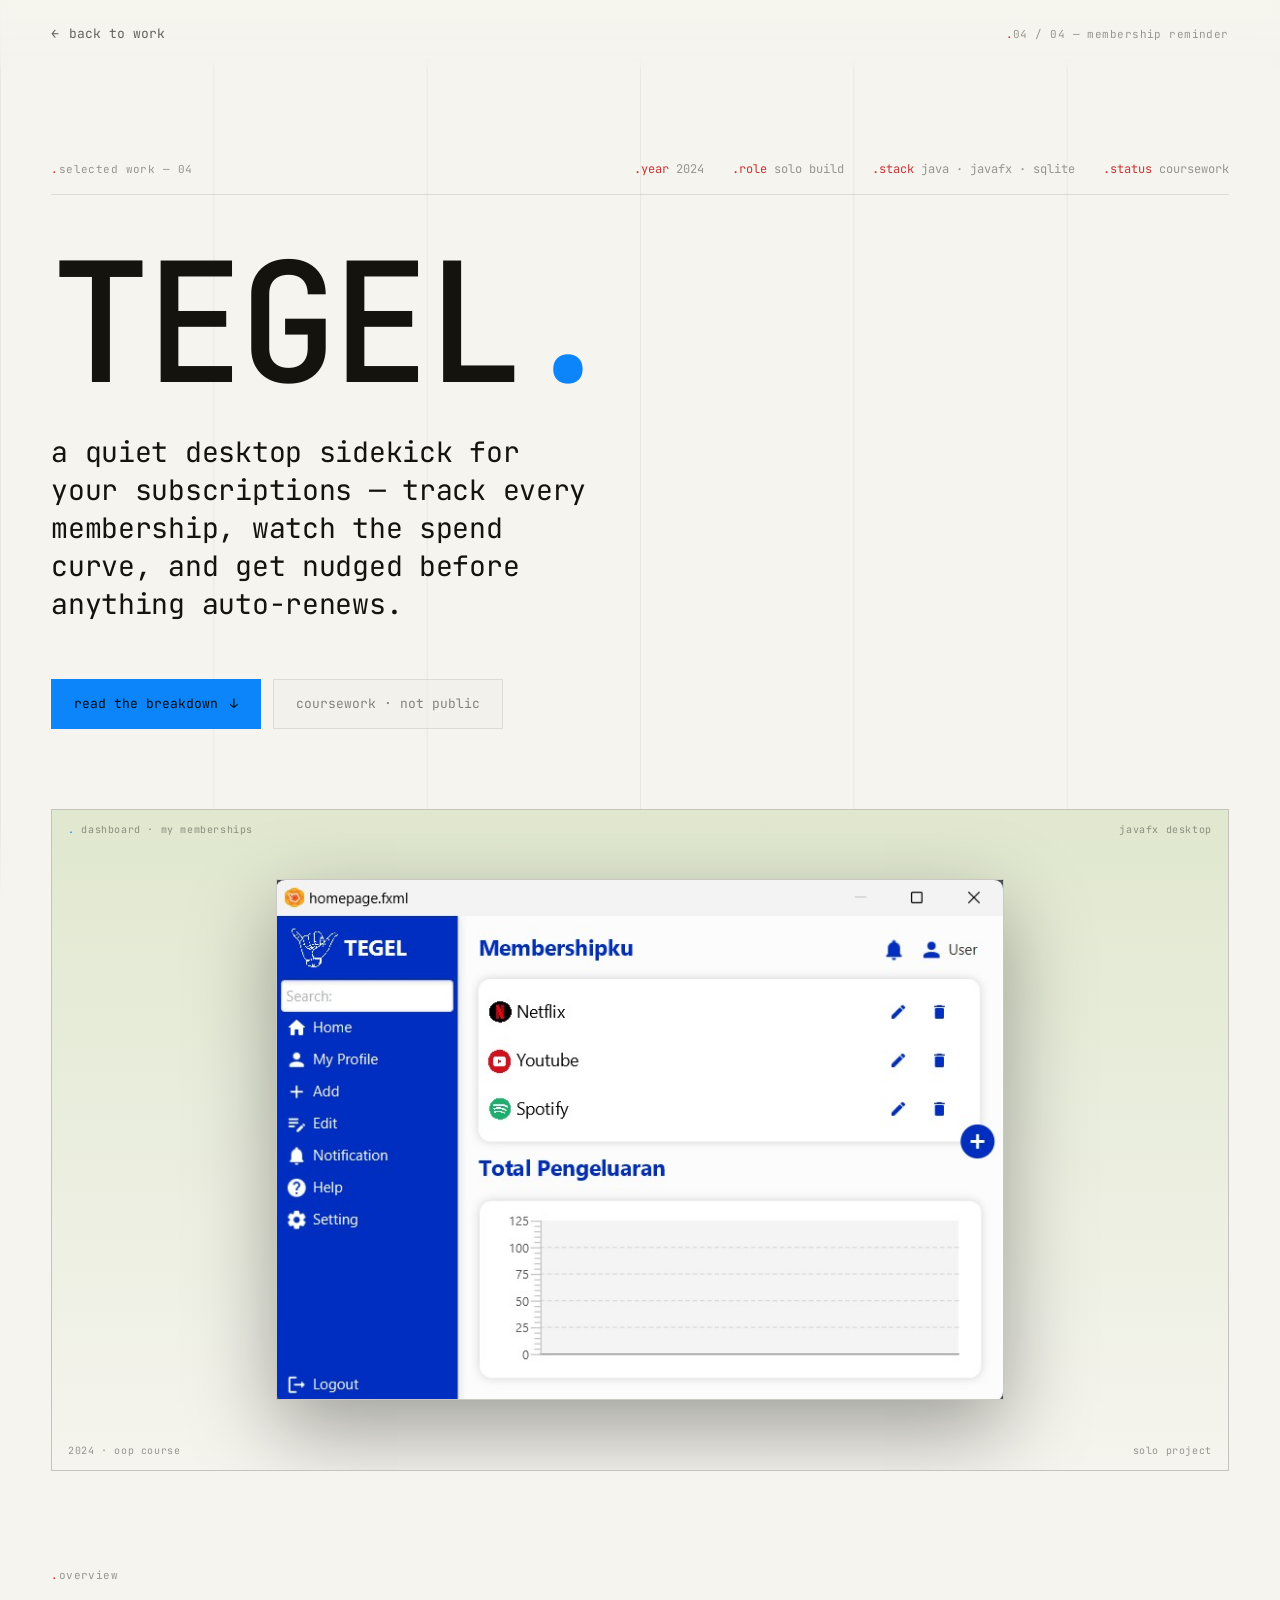
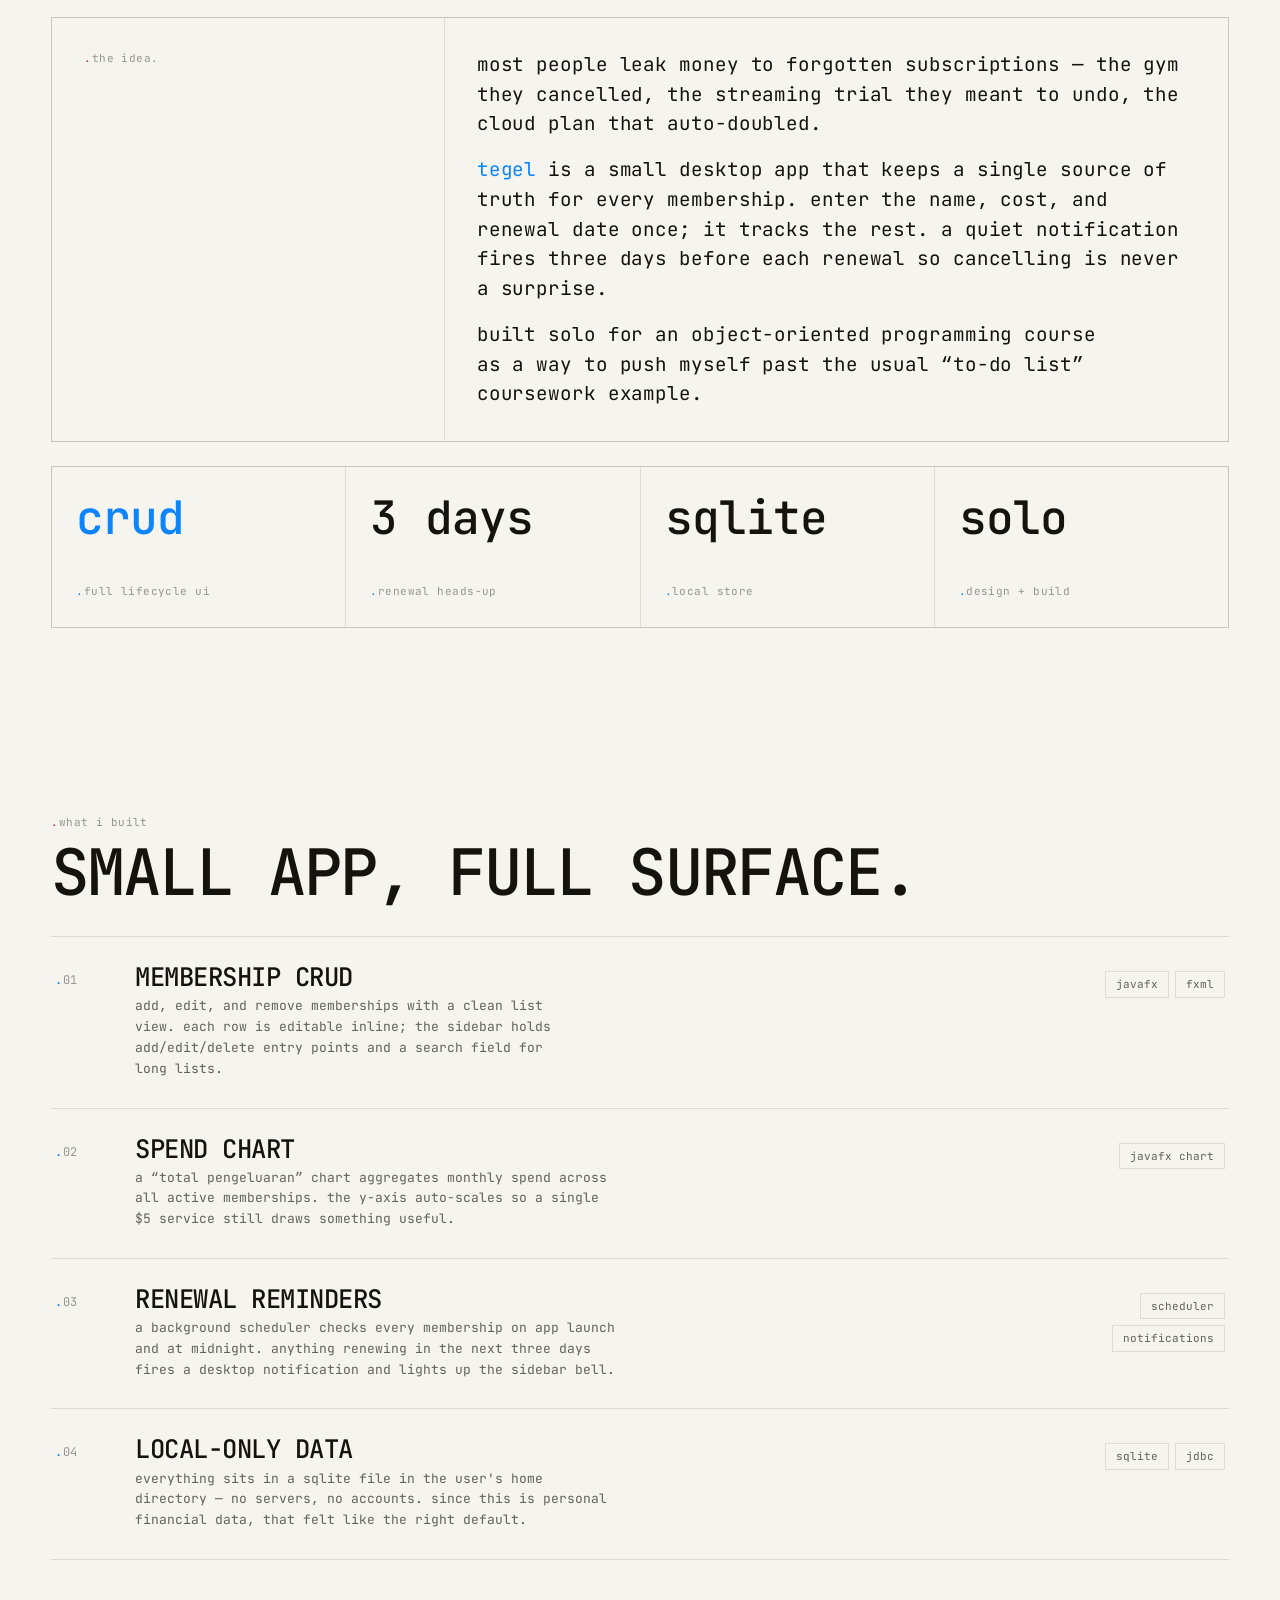
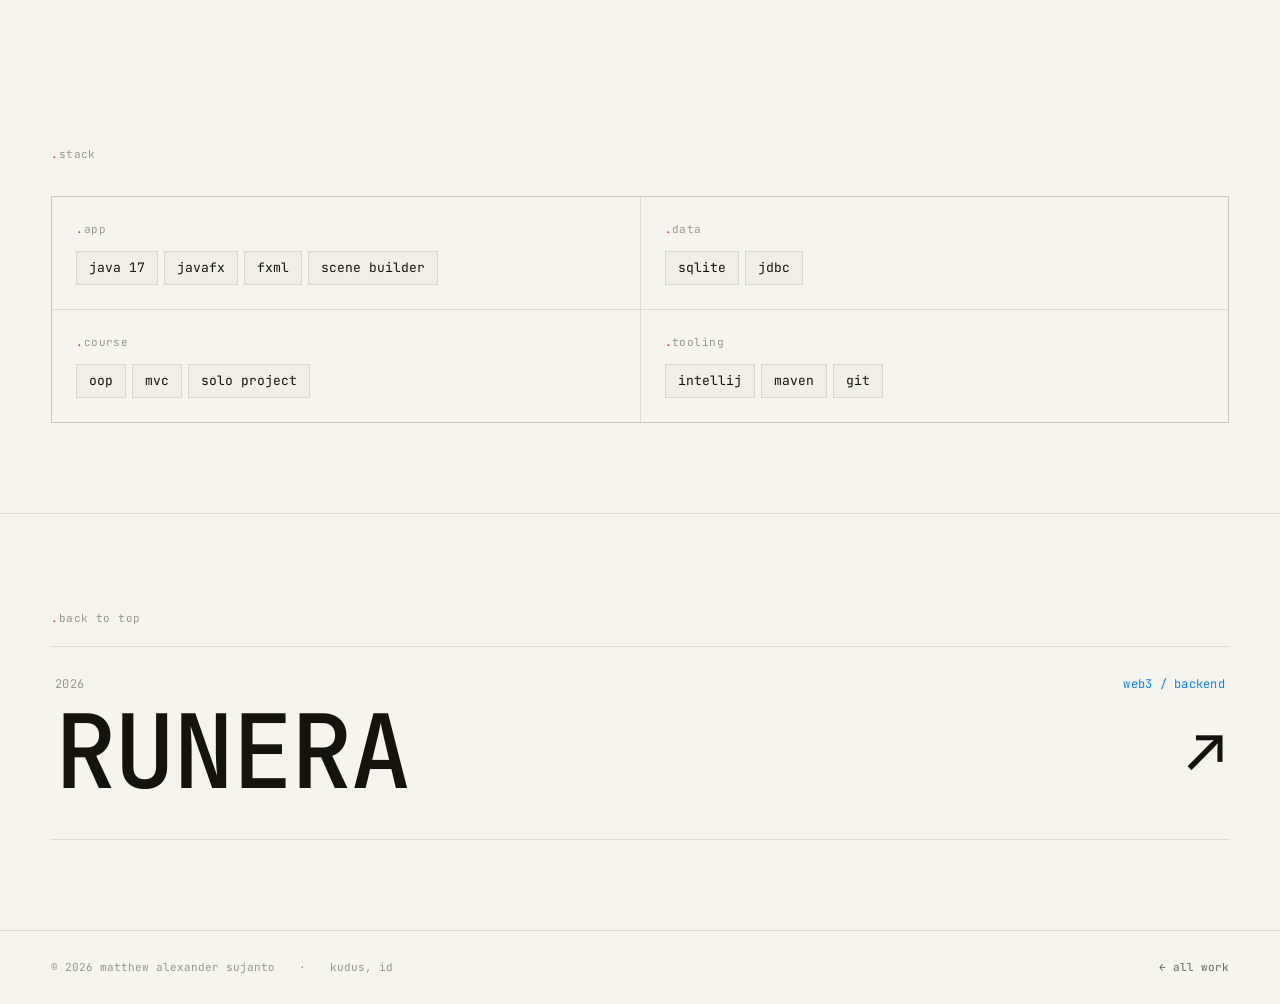
<file: work/membership-reminder.html>
<!DOCTYPE html>
<html lang="en">
<head>
<meta charset="UTF-8" />
<meta name="viewport" content="width=device-width, initial-scale=1" />
<title>tegel — matthew alexander</title>
<meta name="description" content="Tegel — a desktop subscription tracker that quietly nudges you before each membership renews. Java + JavaFX coursework project." />
<link rel="preconnect" href="https://fonts.googleapis.com">
<link rel="preconnect" href="https://fonts.gstatic.com" crossorigin>
<link href="https://fonts.googleapis.com/css2?family=Inter:wght@300;400;500;600&family=JetBrains+Mono:wght@400;500&display=swap" rel="stylesheet">
<link rel="stylesheet" href="work.css" />
<style>
  :root { --proj: oklch(0.62 0.20 255); }
</style>
</head>
<body class="work-page" data-mood="light" data-voice="brutalist">

<div class="grid-bg" aria-hidden="true"></div>

<nav class="work-back-bar">
  <a class="back-link" href="../portfolio.html#work">
    <span class="arrow">←</span> back to work
  </a>
  <span class="back-meta"><span class="dot">.</span>04 / 04 — membership reminder</span>
</nav>

<header class="work-hero">
  <div class="container">
    <div class="work-eyebrow reveal">
      <span class="dot-label">selected work — 04</span>
      <div class="meta-group">
        <span><span class="k">year</span> 2024</span>
        <span><span class="k">role</span> solo build</span>
        <span><span class="k">stack</span> java · javafx · sqlite</span>
        <span><span class="k">status</span> coursework</span>
      </div>
    </div>

    <h1 class="work-title reveal delay-1">
      tegel<span class="accent">.</span>
    </h1>

    <p class="work-summary reveal delay-2">
      a quiet desktop sidekick for your subscriptions — track every membership, watch the spend curve, and get nudged before anything auto-renews.
    </p>

    <div class="work-cta-row reveal delay-3">
      <a class="work-cta is-primary" href="#overview">
        read the breakdown <span class="arrow">↓</span>
      </a>
      <span class="work-cta" style="opacity: .5; cursor: default;">
        coursework · not public
      </span>
    </div>
  </div>
</header>

<div class="work-visual reveal">
  <div class="work-visual-frame">
    <span class="corner tl"><span style="color: var(--proj)">.</span> dashboard · my memberships</span>
    <span class="corner tr">javafx desktop</span>
    <span class="corner bl">2024 · oop course</span>
    <span class="corner br">solo project</span>
    <div class="visual-inner">
      <div class="viz-screenshot">
        <img src="assets/membership-reminder.jpeg" alt="tegel desktop dashboard" />
      </div>
    </div>
  </div>
</div>

<section class="work-section" id="overview">
  <div class="container">
    <div class="reveal" style="margin-bottom: 32px;">
      <span class="dot-label">overview</span>
    </div>
    <div class="work-2col reveal delay-1">
      <div class="cell label">
        <span class="dot-label">the idea.</span>
      </div>
      <div class="cell">
        <p>most people leak money to forgotten subscriptions — the gym they cancelled, the streaming trial they meant to undo, the cloud plan that auto-doubled.</p>
        <p><span class="accent">tegel</span> is a small desktop app that keeps a single source of truth for every membership. enter the name, cost, and renewal date once; it tracks the rest. a quiet notification fires three days before each renewal so cancelling is never a surprise.</p>
        <p>built solo for an object-oriented programming course as a way to push myself past the usual “to-do list” coursework example.</p>
      </div>
    </div>

    <div class="work-stats reveal delay-2">
      <div class="stat">
        <div class="num"><span class="accent">crud</span></div>
        <div class="lbl">full lifecycle ui</div>
      </div>
      <div class="stat">
        <div class="num">3 days</div>
        <div class="lbl">renewal heads-up</div>
      </div>
      <div class="stat">
        <div class="num">sqlite</div>
        <div class="lbl">local store</div>
      </div>
      <div class="stat">
        <div class="num">solo</div>
        <div class="lbl">design + build</div>
      </div>
    </div>
  </div>
</section>

<section class="work-section">
  <div class="container">
    <div class="reveal" style="margin-bottom: 8px;">
      <span class="dot-label">what i built</span>
    </div>
    <h2 class="work-h2 reveal">small app, full surface.</h2>

    <div class="feat-list">
      <div class="feat-row reveal">
        <div class="num">01</div>
        <div>
          <h3>membership crud</h3>
          <p>add, edit, and remove memberships with a clean list view. each row is editable inline; the sidebar holds add/edit/delete entry points and a search field for long lists.</p>
        </div>
        <div class="feat-tags">
          <span class="chip">javafx</span>
          <span class="chip">fxml</span>
        </div>
      </div>

      <div class="feat-row reveal">
        <div class="num">02</div>
        <div>
          <h3>spend chart</h3>
          <p>a “total pengeluaran” chart aggregates monthly spend across all active memberships. the y-axis auto-scales so a single $5 service still draws something useful.</p>
        </div>
        <div class="feat-tags">
          <span class="chip">javafx chart</span>
        </div>
      </div>

      <div class="feat-row reveal">
        <div class="num">03</div>
        <div>
          <h3>renewal reminders</h3>
          <p>a background scheduler checks every membership on app launch and at midnight. anything renewing in the next three days fires a desktop notification and lights up the sidebar bell.</p>
        </div>
        <div class="feat-tags">
          <span class="chip">scheduler</span>
          <span class="chip">notifications</span>
        </div>
      </div>

      <div class="feat-row reveal">
        <div class="num">04</div>
        <div>
          <h3>local-only data</h3>
          <p>everything sits in a sqlite file in the user's home directory — no servers, no accounts. since this is personal financial data, that felt like the right default.</p>
        </div>
        <div class="feat-tags">
          <span class="chip">sqlite</span>
          <span class="chip">jdbc</span>
        </div>
      </div>
    </div>
  </div>
</section>

<section class="work-section">
  <div class="container">
    <div class="reveal" style="margin-bottom: 32px;">
      <span class="dot-label">stack</span>
    </div>
    <div class="stack-grid reveal delay-1">
      <div class="stack-cell">
        <span class="dot-label">app</span>
        <div class="skill-list">
          <span class="skill-tag">java 17</span>
          <span class="skill-tag">javafx</span>
          <span class="skill-tag">fxml</span>
          <span class="skill-tag">scene builder</span>
        </div>
      </div>
      <div class="stack-cell">
        <span class="dot-label">data</span>
        <div class="skill-list">
          <span class="skill-tag">sqlite</span>
          <span class="skill-tag">jdbc</span>
        </div>
      </div>
      <div class="stack-cell">
        <span class="dot-label">course</span>
        <div class="skill-list">
          <span class="skill-tag">oop</span>
          <span class="skill-tag">mvc</span>
          <span class="skill-tag">solo project</span>
        </div>
      </div>
      <div class="stack-cell">
        <span class="dot-label">tooling</span>
        <div class="skill-list">
          <span class="skill-tag">intellij</span>
          <span class="skill-tag">maven</span>
          <span class="skill-tag">git</span>
        </div>
      </div>
    </div>
  </div>
</section>

<section class="next-project">
  <div class="container">
    <div class="reveal" style="margin-bottom: 18px;">
      <span class="dot-label">back to top</span>
    </div>
    <a class="next-link reveal delay-1" href="runera.html" style="--proj-next: oklch(0.62 0.20 255);">
      <div class="next-bg"></div>
      <div class="meta-row">
        <span class="year">2026</span>
        <span class="tag">web3 / backend</span>
      </div>
      <div class="title-row">
        <h3>runera</h3>
        <span class="arrow">↗</span>
      </div>
    </a>
  </div>
</section>

<footer>
  <div class="left">
    <span>© 2026 matthew alexander sujanto</span>
    <span>·</span>
    <span>kudus, id</span>
  </div>
  <div class="right">
    <a href="../portfolio.html#work" style="color: var(--fg-mute);">← all work</a>
  </div>
</footer>

<script src="work.js"></script>
</body>
</html>
</file>
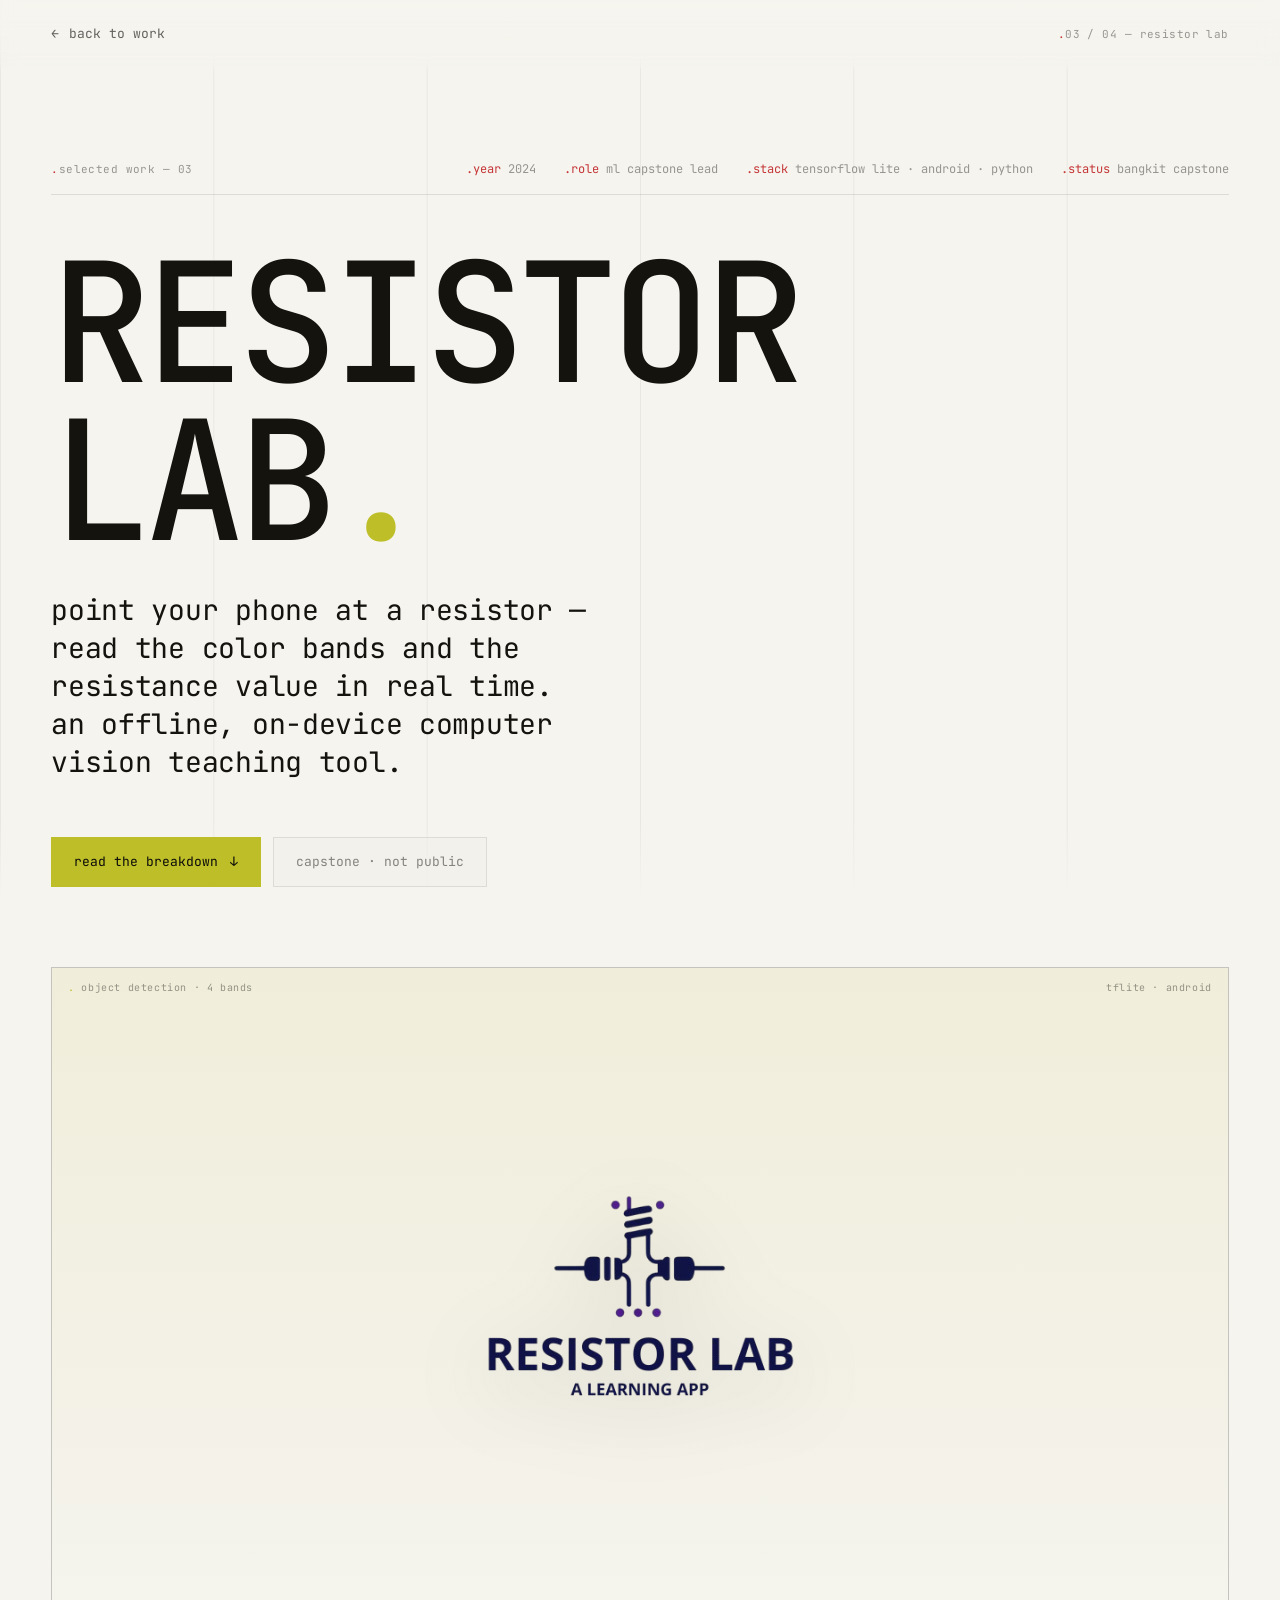
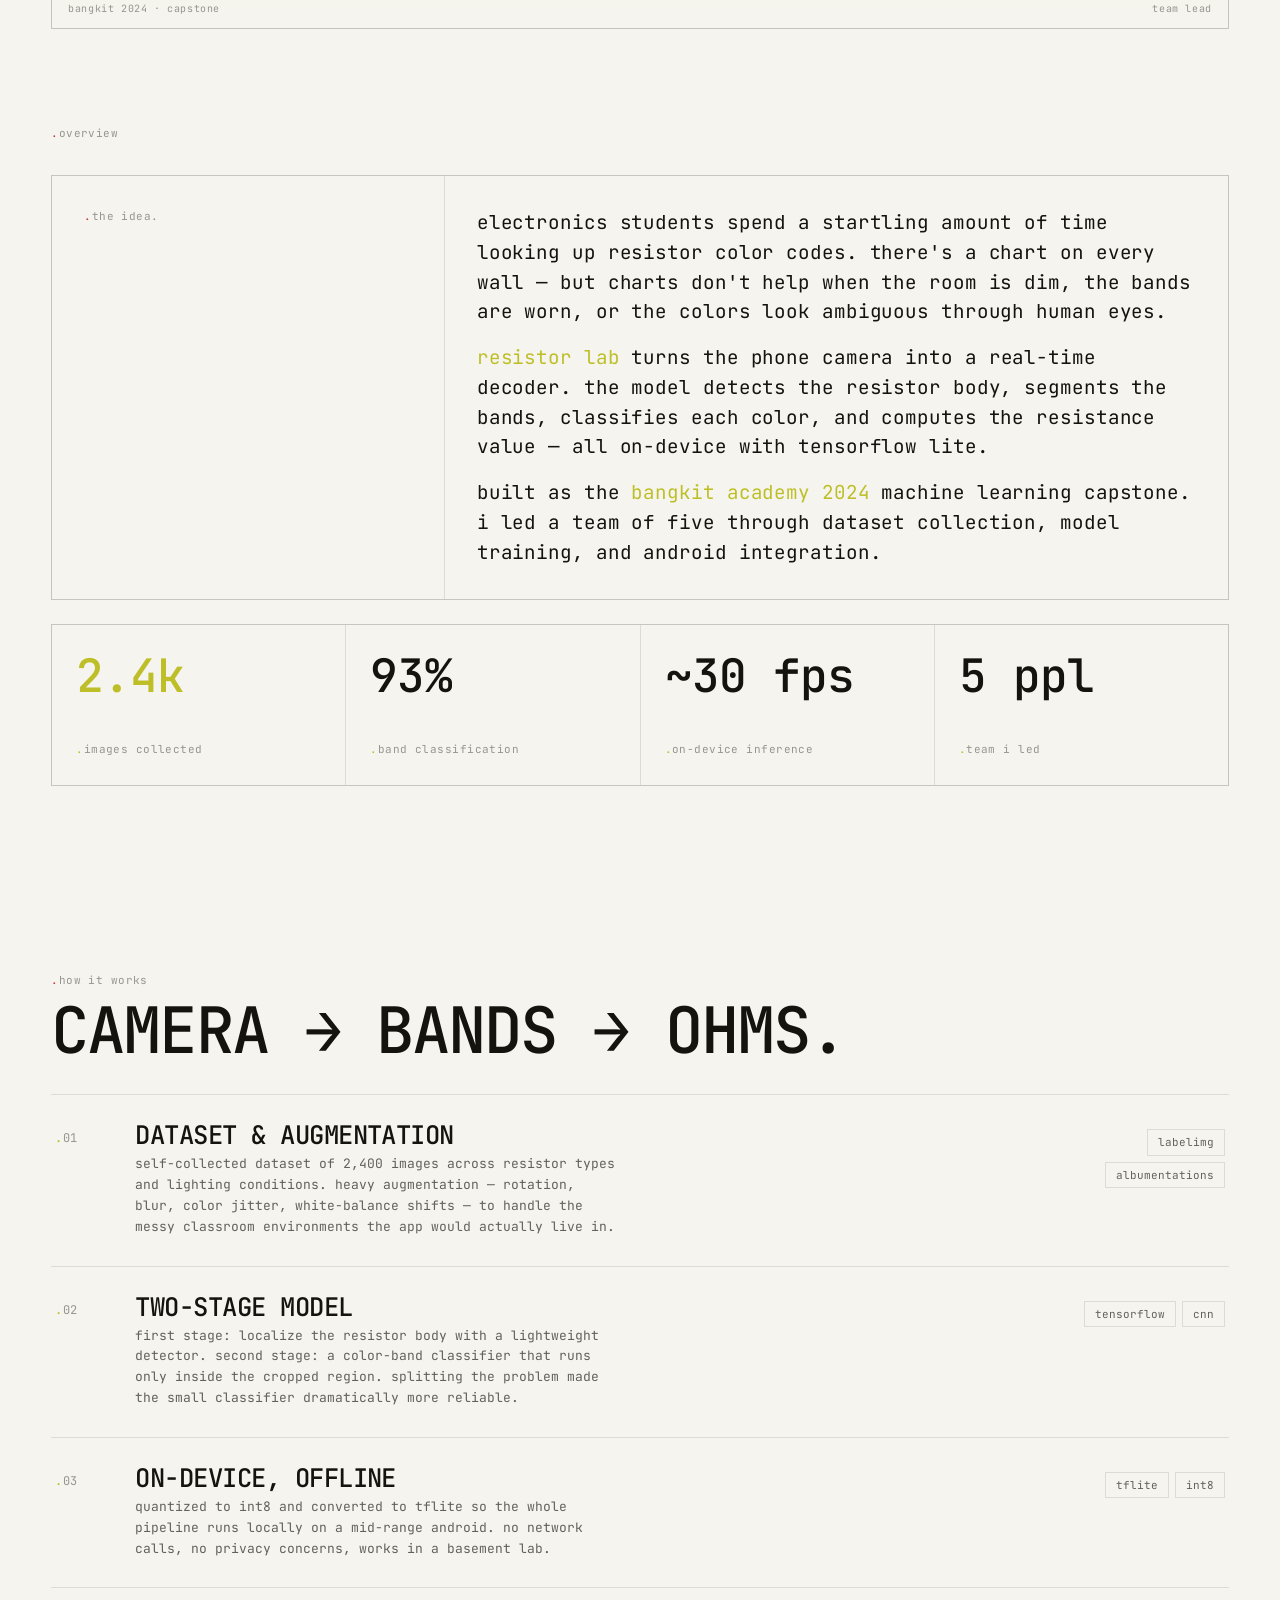
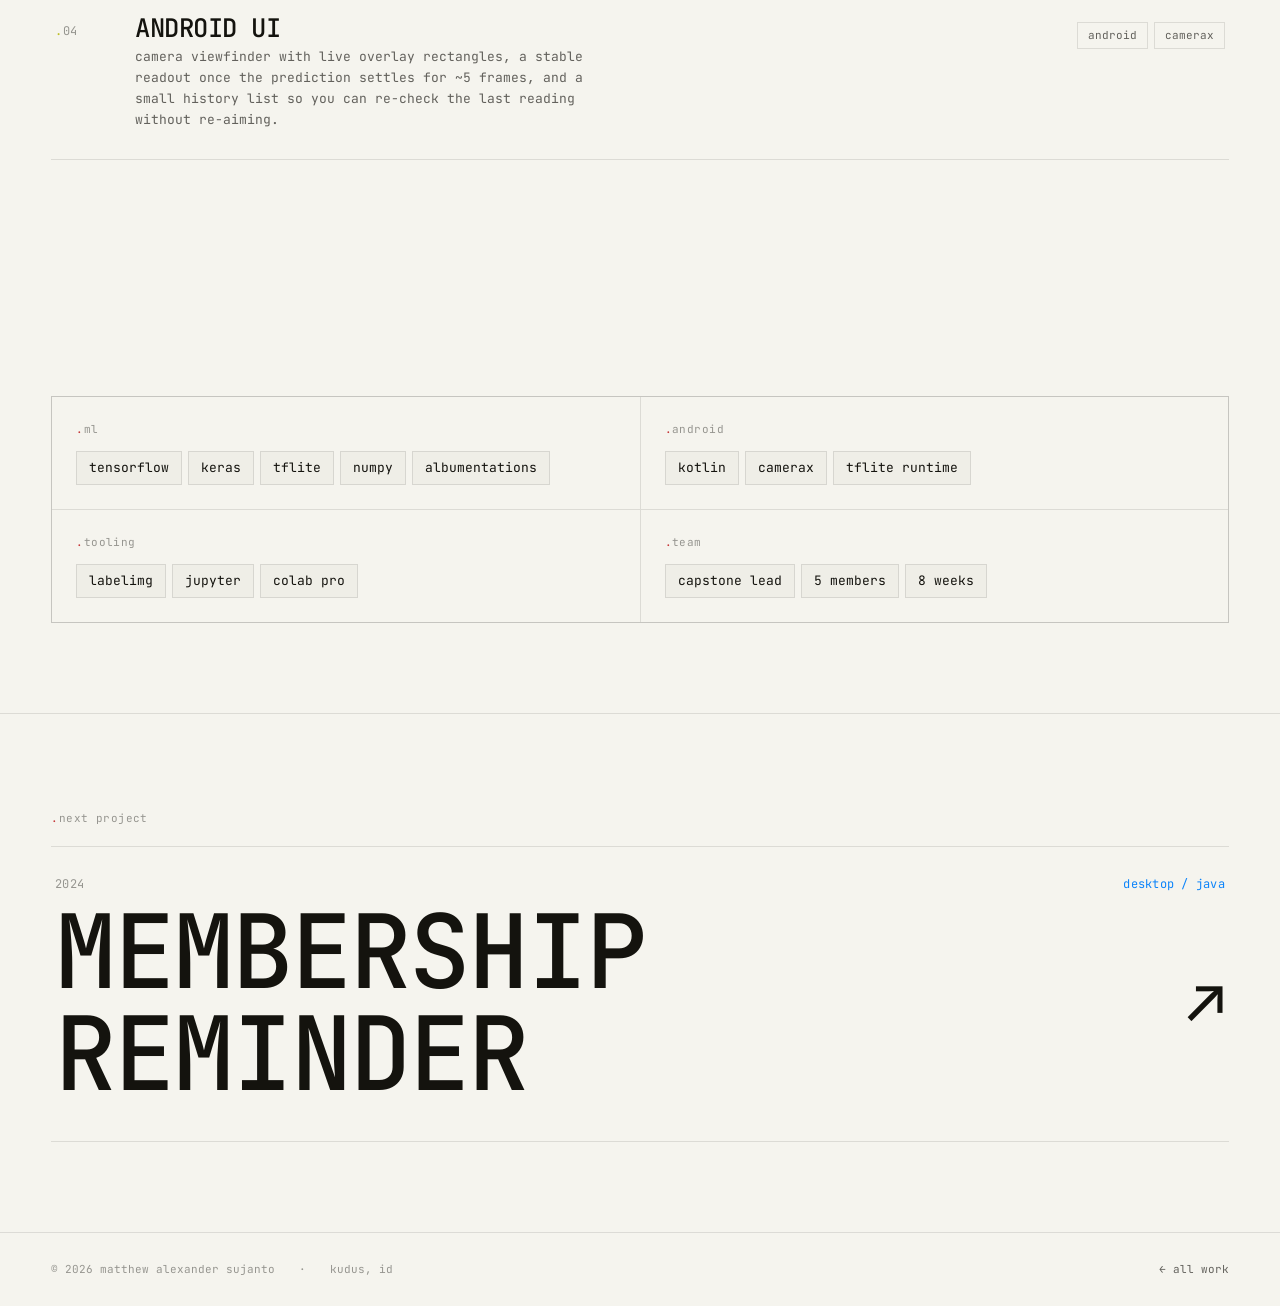
<file: work/resistor-lab.html>
<!DOCTYPE html>
<html lang="en">
<head>
<meta charset="UTF-8" />
<meta name="viewport" content="width=device-width, initial-scale=1" />
<title>resistor lab — matthew alexander</title>
<meta name="description" content="Resistor Lab — real-time resistor color-band detection on Android, built on TensorFlow Lite during Bangkit Academy 2024." />
<link rel="preconnect" href="https://fonts.googleapis.com">
<link rel="preconnect" href="https://fonts.gstatic.com" crossorigin>
<link href="https://fonts.googleapis.com/css2?family=Inter:wght@300;400;500;600&family=JetBrains+Mono:wght@400;500&display=swap" rel="stylesheet">
<link rel="stylesheet" href="work.css" />
<style>
  :root { --proj: oklch(0.78 0.16 110); }
</style>
</head>
<body class="work-page" data-mood="light" data-voice="brutalist">

<div class="grid-bg" aria-hidden="true"></div>

<nav class="work-back-bar">
  <a class="back-link" href="../portfolio.html#work">
    <span class="arrow">←</span> back to work
  </a>
  <span class="back-meta"><span class="dot">.</span>03 / 04 — resistor lab</span>
</nav>

<header class="work-hero">
  <div class="container">
    <div class="work-eyebrow reveal">
      <span class="dot-label">selected work — 03</span>
      <div class="meta-group">
        <span><span class="k">year</span> 2024</span>
        <span><span class="k">role</span> ml capstone lead</span>
        <span><span class="k">stack</span> tensorflow lite · android · python</span>
        <span><span class="k">status</span> bangkit capstone</span>
      </div>
    </div>

    <h1 class="work-title reveal delay-1">
      resistor lab<span class="accent">.</span>
    </h1>

    <p class="work-summary reveal delay-2">
      point your phone at a resistor — read the color bands and the resistance value in real time. an offline, on-device computer vision teaching tool.
    </p>

    <div class="work-cta-row reveal delay-3">
      <a class="work-cta is-primary" href="#overview">
        read the breakdown <span class="arrow">↓</span>
      </a>
      <span class="work-cta" style="opacity: .5; cursor: default;">
        capstone · not public
      </span>
    </div>
  </div>
</header>

<div class="work-visual reveal">
  <div class="work-visual-frame">
    <span class="corner tl"><span style="color: var(--proj)">.</span> object detection · 4 bands</span>
    <span class="corner tr">tflite · android</span>
    <span class="corner bl">bangkit 2024 · capstone</span>
    <span class="corner br">team lead</span>
    <div class="visual-inner">
      <div class="viz-resistor-logo">
        <img src="assets/resistor-lab.png" alt="resistor lab — a learning app" />
      </div>
    </div>
  </div>
</div>

<section class="work-section" id="overview">
  <div class="container">
    <div class="reveal" style="margin-bottom: 32px;">
      <span class="dot-label">overview</span>
    </div>
    <div class="work-2col reveal delay-1">
      <div class="cell label">
        <span class="dot-label">the idea.</span>
      </div>
      <div class="cell">
        <p>electronics students spend a startling amount of time looking up resistor color codes. there's a chart on every wall — but charts don't help when the room is dim, the bands are worn, or the colors look ambiguous through human eyes.</p>
        <p><span class="accent">resistor lab</span> turns the phone camera into a real-time decoder. the model detects the resistor body, segments the bands, classifies each color, and computes the resistance value — all on-device with tensorflow lite.</p>
        <p>built as the <span class="accent">bangkit academy 2024</span> machine learning capstone. i led a team of five through dataset collection, model training, and android integration.</p>
      </div>
    </div>

    <div class="work-stats reveal delay-2">
      <div class="stat">
        <div class="num"><span class="accent">2.4k</span></div>
        <div class="lbl">images collected</div>
      </div>
      <div class="stat">
        <div class="num">93%</div>
        <div class="lbl">band classification</div>
      </div>
      <div class="stat">
        <div class="num">~30 fps</div>
        <div class="lbl">on-device inference</div>
      </div>
      <div class="stat">
        <div class="num">5 ppl</div>
        <div class="lbl">team i led</div>
      </div>
    </div>
  </div>
</section>

<section class="work-section">
  <div class="container">
    <div class="reveal" style="margin-bottom: 8px;">
      <span class="dot-label">how it works</span>
    </div>
    <h2 class="work-h2 reveal">camera → bands → ohms.</h2>

    <div class="feat-list">
      <div class="feat-row reveal">
        <div class="num">01</div>
        <div>
          <h3>dataset &amp; augmentation</h3>
          <p>self-collected dataset of 2,400 images across resistor types and lighting conditions. heavy augmentation — rotation, blur, color jitter, white-balance shifts — to handle the messy classroom environments the app would actually live in.</p>
        </div>
        <div class="feat-tags">
          <span class="chip">labelimg</span>
          <span class="chip">albumentations</span>
        </div>
      </div>

      <div class="feat-row reveal">
        <div class="num">02</div>
        <div>
          <h3>two-stage model</h3>
          <p>first stage: localize the resistor body with a lightweight detector. second stage: a color-band classifier that runs only inside the cropped region. splitting the problem made the small classifier dramatically more reliable.</p>
        </div>
        <div class="feat-tags">
          <span class="chip">tensorflow</span>
          <span class="chip">cnn</span>
        </div>
      </div>

      <div class="feat-row reveal">
        <div class="num">03</div>
        <div>
          <h3>on-device, offline</h3>
          <p>quantized to int8 and converted to tflite so the whole pipeline runs locally on a mid-range android. no network calls, no privacy concerns, works in a basement lab.</p>
        </div>
        <div class="feat-tags">
          <span class="chip">tflite</span>
          <span class="chip">int8</span>
        </div>
      </div>

      <div class="feat-row reveal">
        <div class="num">04</div>
        <div>
          <h3>android ui</h3>
          <p>camera viewfinder with live overlay rectangles, a stable readout once the prediction settles for ~5 frames, and a small history list so you can re-check the last reading without re-aiming.</p>
        </div>
        <div class="feat-tags">
          <span class="chip">android</span>
          <span class="chip">camerax</span>
        </div>
      </div>
    </div>
  </div>
</section>

<section class="work-section">
  <div class="container">
    <div class="reveal" style="margin-bottom: 32px;">
      <span class="dot-label">stack</span>
    </div>
    <div class="stack-grid reveal delay-1">
      <div class="stack-cell">
        <span class="dot-label">ml</span>
        <div class="skill-list">
          <span class="skill-tag">tensorflow</span>
          <span class="skill-tag">keras</span>
          <span class="skill-tag">tflite</span>
          <span class="skill-tag">numpy</span>
          <span class="skill-tag">albumentations</span>
        </div>
      </div>
      <div class="stack-cell">
        <span class="dot-label">android</span>
        <div class="skill-list">
          <span class="skill-tag">kotlin</span>
          <span class="skill-tag">camerax</span>
          <span class="skill-tag">tflite runtime</span>
        </div>
      </div>
      <div class="stack-cell">
        <span class="dot-label">tooling</span>
        <div class="skill-list">
          <span class="skill-tag">labelimg</span>
          <span class="skill-tag">jupyter</span>
          <span class="skill-tag">colab pro</span>
        </div>
      </div>
      <div class="stack-cell">
        <span class="dot-label">team</span>
        <div class="skill-list">
          <span class="skill-tag">capstone lead</span>
          <span class="skill-tag">5 members</span>
          <span class="skill-tag">8 weeks</span>
        </div>
      </div>
    </div>
  </div>
</section>

<section class="next-project">
  <div class="container">
    <div class="reveal" style="margin-bottom: 18px;">
      <span class="dot-label">next project</span>
    </div>
    <a class="next-link reveal delay-1" href="membership-reminder.html" style="--proj-next: oklch(0.62 0.20 255);">
      <div class="next-bg"></div>
      <div class="meta-row">
        <span class="year">2024</span>
        <span class="tag">desktop / java</span>
      </div>
      <div class="title-row">
        <h3>membership reminder</h3>
        <span class="arrow">↗</span>
      </div>
    </a>
  </div>
</section>

<footer>
  <div class="left">
    <span>© 2026 matthew alexander sujanto</span>
    <span>·</span>
    <span>kudus, id</span>
  </div>
  <div class="right">
    <a href="../portfolio.html#work" style="color: var(--fg-mute);">← all work</a>
  </div>
</footer>

<script src="work.js"></script>
</body>
</html>
</file>
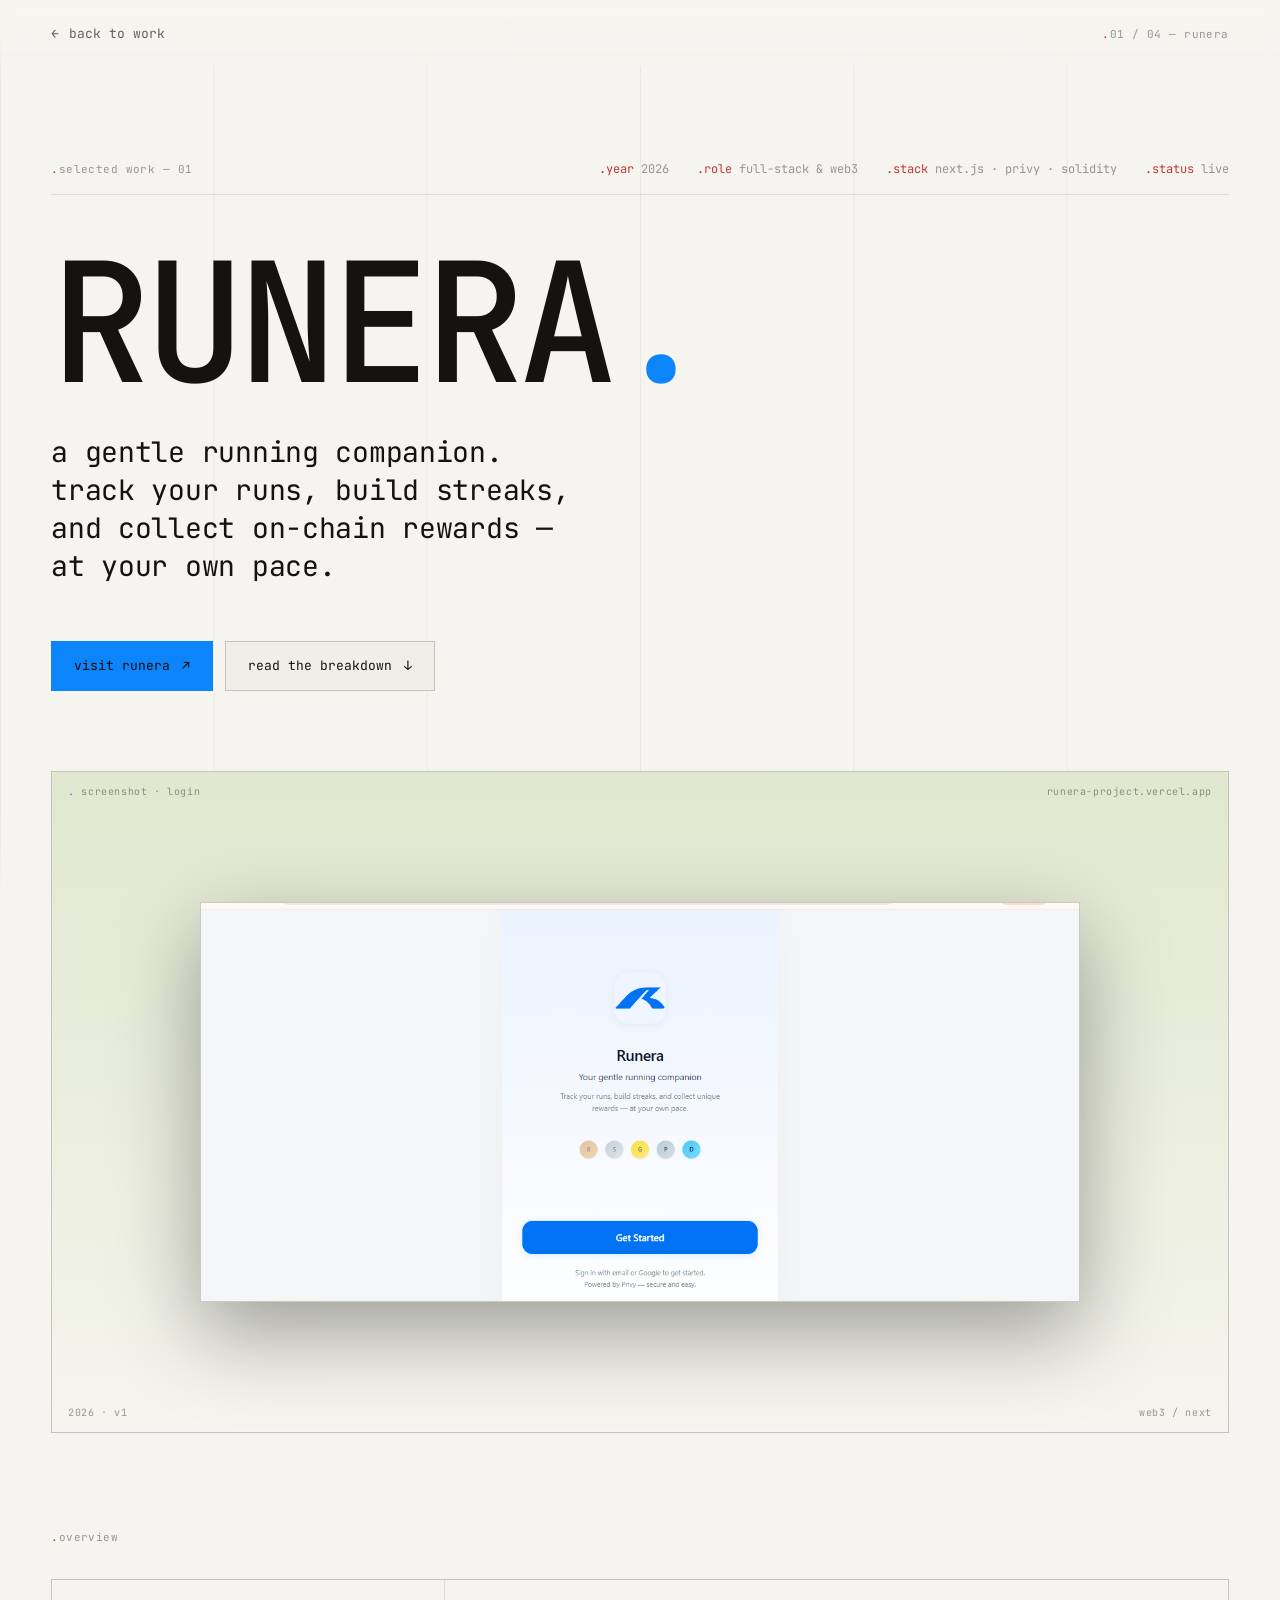
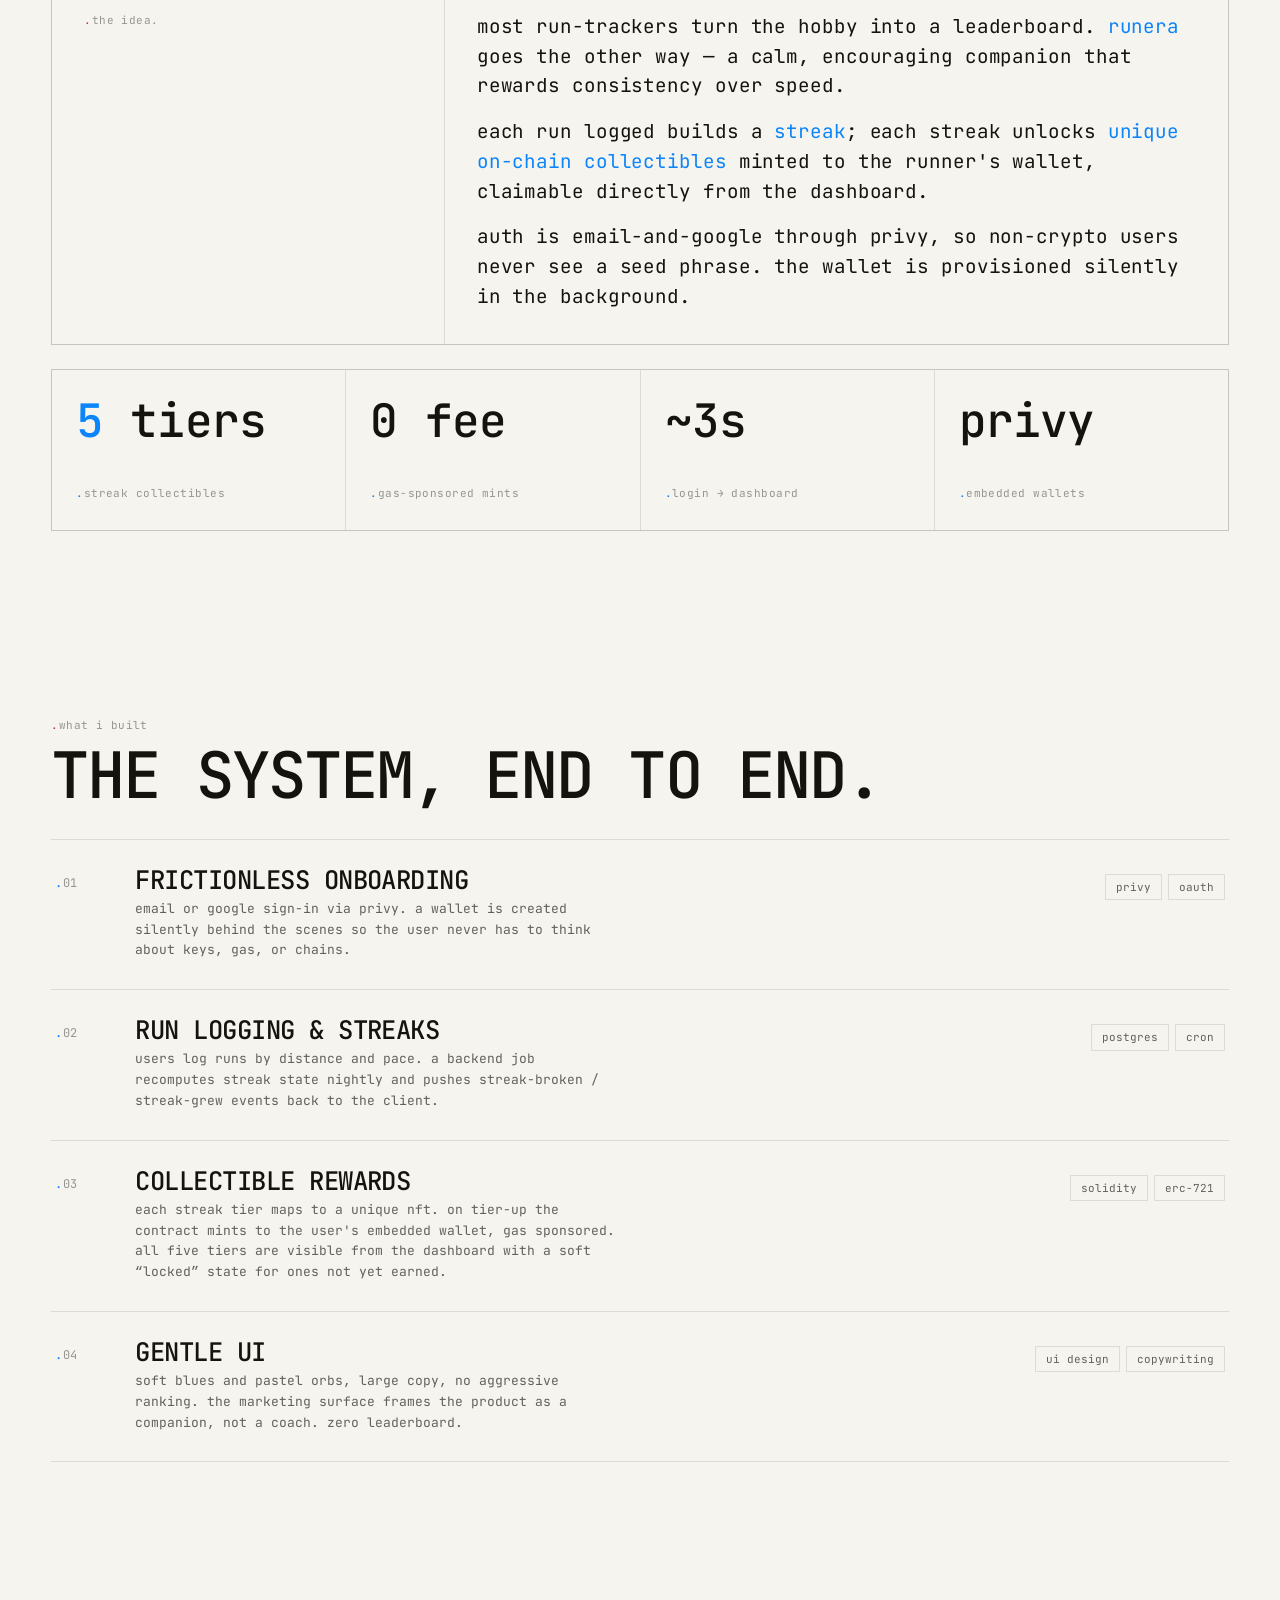
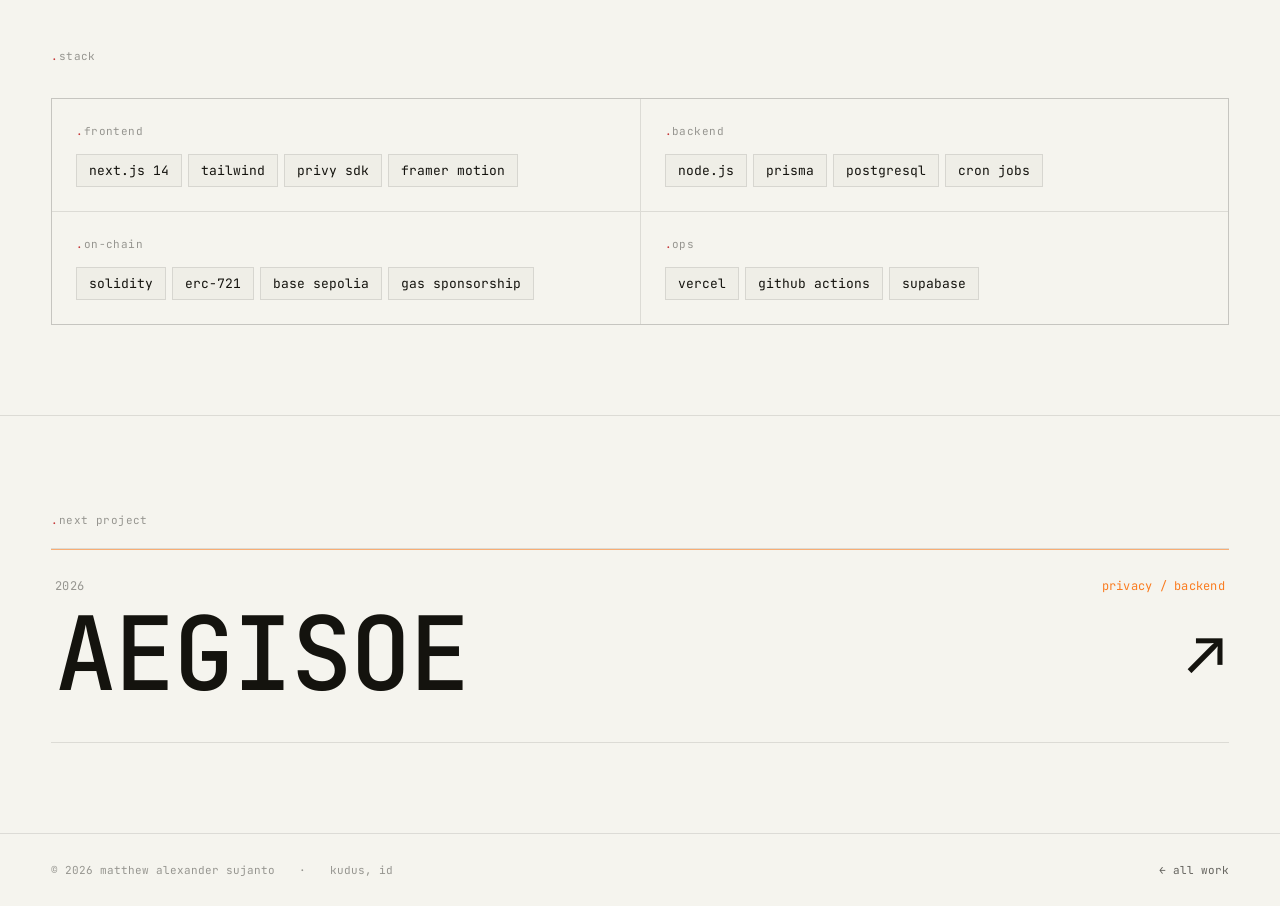
<file: work/runera.html>
<!DOCTYPE html>
<html lang="en">
<head>
<meta charset="UTF-8" />
<meta name="viewport" content="width=device-width, initial-scale=1" />
<title>runera — matthew alexander</title>
<meta name="description" content="Runera — your gentle running companion. Track runs, build streaks, collect rewards." />
<link rel="preconnect" href="https://fonts.googleapis.com">
<link rel="preconnect" href="https://fonts.gstatic.com" crossorigin>
<link href="https://fonts.googleapis.com/css2?family=Inter:wght@300;400;500;600&family=JetBrains+Mono:wght@400;500&display=swap" rel="stylesheet">
<link rel="stylesheet" href="work.css" />
<style>
  :root { --proj: oklch(0.62 0.20 255); }
</style>
</head>
<body class="work-page" data-mood="light" data-voice="brutalist">

<div class="grid-bg" aria-hidden="true"></div>

<!-- back bar -->
<nav class="work-back-bar">
  <a class="back-link" href="../portfolio.html#work">
    <span class="arrow">←</span> back to work
  </a>
  <span class="back-meta"><span class="dot">.</span>01 / 04 — runera</span>
</nav>

<!-- hero -->
<header class="work-hero">
  <div class="container">
    <div class="work-eyebrow reveal">
      <span class="dot-label">selected work — 01</span>
      <div class="meta-group">
        <span><span class="k">year</span> 2026</span>
        <span><span class="k">role</span> full-stack &amp; web3</span>
        <span><span class="k">stack</span> next.js · privy · solidity</span>
        <span><span class="k">status</span> live</span>
      </div>
    </div>

    <h1 class="work-title reveal delay-1">
      runera<span class="accent">.</span>
    </h1>

    <p class="work-summary reveal delay-2">
      a gentle running companion. track your runs, build streaks, and collect on‑chain rewards — at your own pace.
    </p>

    <div class="work-cta-row reveal delay-3">
      <a class="work-cta is-primary" href="https://runera-project.vercel.app/login" target="_blank" rel="noopener">
        visit runera <span class="arrow">↗</span>
      </a>
      <a class="work-cta" href="#overview">
        read the breakdown <span class="arrow">↓</span>
      </a>
    </div>
  </div>
</header>

<!-- hero visual -->
<div class="work-visual reveal">
  <div class="work-visual-frame">
    <span class="corner tl"><span style="color: var(--proj)">.</span> screenshot · login</span>
    <span class="corner tr">runera-project.vercel.app</span>
    <span class="corner bl">2026 · v1</span>
    <span class="corner br">web3 / next</span>
    <div class="visual-inner">
      <div class="viz-screenshot">
        <img src="assets/runera.png" alt="runera login screen" />
      </div>
    </div>
  </div>
</div>

<!-- overview -->
<section class="work-section" id="overview">
  <div class="container">
    <div class="reveal" style="margin-bottom: 32px;">
      <span class="dot-label">overview</span>
    </div>
    <div class="work-2col reveal delay-1">
      <div class="cell label">
        <span class="dot-label">the idea.</span>
      </div>
      <div class="cell">
        <p>most run-trackers turn the hobby into a leaderboard. <span class="accent">runera</span> goes the other way — a calm, encouraging companion that rewards consistency over speed.</p>
        <p>each run logged builds a <span class="accent">streak</span>; each streak unlocks <span class="accent">unique on‑chain collectibles</span> minted to the runner's wallet, claimable directly from the dashboard.</p>
        <p>auth is email‑and‑google through privy, so non‑crypto users never see a seed phrase. the wallet is provisioned silently in the background.</p>
      </div>
    </div>

    <div class="work-stats reveal delay-2">
      <div class="stat">
        <div class="num"><span class="accent">5</span> tiers</div>
        <div class="lbl">streak collectibles</div>
      </div>
      <div class="stat">
        <div class="num">0 fee</div>
        <div class="lbl">gas-sponsored mints</div>
      </div>
      <div class="stat">
        <div class="num">~3s</div>
        <div class="lbl">login → dashboard</div>
      </div>
      <div class="stat">
        <div class="num">privy</div>
        <div class="lbl">embedded wallets</div>
      </div>
    </div>
  </div>
</section>

<!-- what i built -->
<section class="work-section">
  <div class="container">
    <div class="reveal" style="margin-bottom: 8px;">
      <span class="dot-label">what i built</span>
    </div>
    <h2 class="work-h2 reveal">the system, end to end.</h2>

    <div class="feat-list">
      <div class="feat-row reveal">
        <div class="num">01</div>
        <div>
          <h3>frictionless onboarding</h3>
          <p>email or google sign-in via privy. a wallet is created silently behind the scenes so the user never has to think about keys, gas, or chains.</p>
        </div>
        <div class="feat-tags">
          <span class="chip">privy</span>
          <span class="chip">oauth</span>
        </div>
      </div>

      <div class="feat-row reveal">
        <div class="num">02</div>
        <div>
          <h3>run logging &amp; streaks</h3>
          <p>users log runs by distance and pace. a backend job recomputes streak state nightly and pushes streak‑broken / streak‑grew events back to the client.</p>
        </div>
        <div class="feat-tags">
          <span class="chip">postgres</span>
          <span class="chip">cron</span>
        </div>
      </div>

      <div class="feat-row reveal">
        <div class="num">03</div>
        <div>
          <h3>collectible rewards</h3>
          <p>each streak tier maps to a unique nft. on tier-up the contract mints to the user's embedded wallet, gas sponsored. all five tiers are visible from the dashboard with a soft “locked” state for ones not yet earned.</p>
        </div>
        <div class="feat-tags">
          <span class="chip">solidity</span>
          <span class="chip">erc-721</span>
        </div>
      </div>

      <div class="feat-row reveal">
        <div class="num">04</div>
        <div>
          <h3>gentle ui</h3>
          <p>soft blues and pastel orbs, large copy, no aggressive ranking. the marketing surface frames the product as a companion, not a coach. zero leaderboard.</p>
        </div>
        <div class="feat-tags">
          <span class="chip">ui design</span>
          <span class="chip">copywriting</span>
        </div>
      </div>
    </div>
  </div>
</section>

<!-- stack -->
<section class="work-section">
  <div class="container">
    <div class="reveal" style="margin-bottom: 32px;">
      <span class="dot-label">stack</span>
    </div>
    <div class="stack-grid reveal delay-1">
      <div class="stack-cell">
        <span class="dot-label">frontend</span>
        <div class="skill-list">
          <span class="skill-tag">next.js 14</span>
          <span class="skill-tag">tailwind</span>
          <span class="skill-tag">privy sdk</span>
          <span class="skill-tag">framer motion</span>
        </div>
      </div>
      <div class="stack-cell">
        <span class="dot-label">backend</span>
        <div class="skill-list">
          <span class="skill-tag">node.js</span>
          <span class="skill-tag">prisma</span>
          <span class="skill-tag">postgresql</span>
          <span class="skill-tag">cron jobs</span>
        </div>
      </div>
      <div class="stack-cell">
        <span class="dot-label">on-chain</span>
        <div class="skill-list">
          <span class="skill-tag">solidity</span>
          <span class="skill-tag">erc-721</span>
          <span class="skill-tag">base sepolia</span>
          <span class="skill-tag">gas sponsorship</span>
        </div>
      </div>
      <div class="stack-cell">
        <span class="dot-label">ops</span>
        <div class="skill-list">
          <span class="skill-tag">vercel</span>
          <span class="skill-tag">github actions</span>
          <span class="skill-tag">supabase</span>
        </div>
      </div>
    </div>
  </div>
</section>

<!-- next -->
<section class="next-project">
  <div class="container">
    <div class="reveal" style="margin-bottom: 18px;">
      <span class="dot-label">next project</span>
    </div>
    <a class="next-link reveal delay-1" href="aegisoe.html" style="--proj-next: oklch(0.72 0.18 50);">
      <div class="next-bg"></div>
      <div class="meta-row">
        <span class="year">2026</span>
        <span class="tag">privacy / backend</span>
      </div>
      <div class="title-row">
        <h3>aegisoe</h3>
        <span class="arrow">↗</span>
      </div>
    </a>
  </div>
</section>

<footer>
  <div class="left">
    <span>© 2026 matthew alexander sujanto</span>
    <span>·</span>
    <span>kudus, id</span>
  </div>
  <div class="right">
    <a href="../portfolio.html#work" style="color: var(--fg-mute);">← all work</a>
  </div>
</footer>

<script src="work.js"></script>
</body>
</html>
</file>
<file: styles.css>
/* ============================================================
   Porto Alex — Matthew Alexander Sujanto
   Dark, terminal-grid, recruiter-friendly portfolio
   Inspired by .nitro framer reference
   ============================================================ */

:root {
  --bg: #000000;
  --bg-elev: #0a0a0a;
  --bg-elev-2: #111111;
  --line: rgba(255, 255, 255, 0.08);
  --line-strong: rgba(255, 255, 255, 0.14);
  --fg: #f5f5f5;
  --fg-mute: rgba(245, 245, 245, 0.65);
  --fg-dim: rgba(245, 245, 245, 0.4);
  --accent: oklch(0.86 0.15 155);
  --accent-soft: oklch(0.86 0.15 155 / 0.15);
  --accent-line: oklch(0.86 0.15 155 / 0.4);

  --sans: "Inter", -apple-system, BlinkMacSystemFont, "Segoe UI", sans-serif;
  --display: "Inter", -apple-system, sans-serif;
  --mono: "JetBrains Mono", ui-monospace, "SF Mono", Menlo, monospace;

  --maxw: 1280px;
  --gutter: clamp(20px, 4vw, 56px);

  /* tweak-driven */
  --energy: 1;       /* multiplier on hover translations / rotations */
  --motion-ms: 700;  /* base ms for project animations */
  --title-spacing: -0.04em;
  --title-case: lowercase;
}

/* ============================ MOOD VARIANTS ============================ */
body[data-mood="light"] {
  --bg: #f5f4ee;
  --bg-elev: #efeee7;
  --bg-elev-2: #e8e6dd;
  --line: rgba(0,0,0,0.10);
  --line-strong: rgba(0,0,0,0.18);
  --fg: #14130e;
  --fg-mute: rgba(20,19,14,0.65);
  --fg-dim: rgba(20,19,14,0.42);
  --accent: oklch(0.55 0.18 25);
}
body[data-mood="amber"] {
  --bg: #0d0700;
  --bg-elev: #140a02;
  --bg-elev-2: #1c0e04;
  --line: rgba(255, 170, 60, 0.14);
  --line-strong: rgba(255, 170, 60, 0.24);
  --fg: oklch(0.86 0.14 75);
  --fg-mute: oklch(0.72 0.13 75);
  --fg-dim: oklch(0.55 0.12 75);
  --accent: oklch(0.92 0.16 80);
}
body[data-mood="amber"] {
  text-shadow: 0 0 12px oklch(0.86 0.14 75 / 0.18);
}

/* ============================ TYPE VOICE ============================ */
body[data-voice="editorial"] {
  --display: "Instrument Serif", "Times New Roman", serif;
  --title-spacing: -0.01em;
  --title-case: lowercase;
}
body[data-voice="brutalist"] {
  --display: "JetBrains Mono", ui-monospace, monospace;
  --title-spacing: -0.02em;
  --title-case: uppercase;
}
body[data-voice="brutalist"] .hero-title,
body[data-voice="brutalist"] .project-title,
body[data-voice="brutalist"] .contact-title,
body[data-voice="brutalist"] h2,
body[data-voice="brutalist"] h3 {
  text-transform: var(--title-case);
}

* { box-sizing: border-box; }
html { scroll-behavior: smooth; }
body {
  margin: 0;
  background: var(--bg);
  color: var(--fg);
  font-family: var(--sans);
  font-size: 16px;
  line-height: 1.5;
  -webkit-font-smoothing: antialiased;
  text-rendering: optimizeLegibility;
  overflow-x: hidden;
  text-transform: lowercase;
}

a { color: inherit; text-decoration: none; }
img { max-width: 100%; display: block; }
button { font: inherit; color: inherit; background: none; border: 0; cursor: pointer; padding: 0; }

::selection { background: var(--accent); color: var(--bg); }

/* Grid background overlay — vertical hairlines */
.grid-bg {
  position: fixed;
  inset: 0;
  pointer-events: none;
  z-index: 0;
  background-image:
    linear-gradient(to right, var(--line) 1px, transparent 1px);
  background-size: calc(100% / 6) 100%;
  opacity: 0.5;
  mask-image: linear-gradient(to bottom, transparent, black 80px, black calc(100% - 80px), transparent);
}
@media (max-width: 720px) {
  .grid-bg { background-size: calc(100% / 3) 100%; }
}

/* ============================================================ TYPE */
.dot-label {
  font-family: var(--mono);
  font-size: 11px;
  font-weight: 400;
  letter-spacing: 0.04em;
  color: var(--fg-dim);
}
.dot-label::before { content: "."; color: var(--accent); }

h1, h2, h3 {
  font-family: var(--display);
  font-weight: 500;
  letter-spacing: -0.02em;
  line-height: 0.98;
  margin: 0;
}
h1 { font-size: clamp(64px, 11vw, 180px); font-weight: 500; }
h2 { font-size: clamp(48px, 8vw, 120px); font-weight: 500; }
h3 { font-size: clamp(28px, 4vw, 56px); font-weight: 500; }

p { margin: 0; text-wrap: pretty; }

/* ============================================================ NAV */
.nav {
  position: fixed;
  top: 0; left: 0; right: 0;
  z-index: 50;
  padding: 24px var(--gutter);
  display: flex;
  align-items: center;
  justify-content: space-between;
  background: linear-gradient(to bottom, rgba(0,0,0,0.9) 30%, rgba(0,0,0,0));
  backdrop-filter: blur(8px);
  -webkit-backdrop-filter: blur(8px);
}
.nav-brand {
  font-family: var(--mono);
  font-size: 14px;
  letter-spacing: 0.02em;
  color: var(--fg);
}
.nav-brand .dot { color: var(--accent); }
.nav-links { display: flex; gap: 36px; align-items: center; }
.nav-links a {
  font-family: var(--mono);
  font-size: 13px;
  color: var(--fg-mute);
  position: relative;
  padding: 6px 2px;
  transition: color 0.3s ease;
}
.nav-links a:hover, .nav-links a.is-active { color: var(--fg); }
.nav-links a.cta { color: var(--accent); }
.nav-links a::after {
  content: "";
  position: absolute;
  left: 0; bottom: 0;
  width: 0; height: 1px;
  background: currentColor;
  transition: width 0.35s ease;
}
.nav-links a:hover::after, .nav-links a.is-active::after { width: 100%; }

@media (max-width: 720px) {
  .nav-links { gap: 18px; }
  .nav-links a:not(.cta) { display: none; }
}

/* ============================================================ SECTIONS */
section {
  padding: clamp(80px, 12vh, 140px) var(--gutter);
  position: relative;
  z-index: 1;
}
.container { max-width: var(--maxw); margin: 0 auto; position: relative; }

.section-head {
  display: flex;
  align-items: baseline;
  justify-content: space-between;
  gap: 24px;
  padding-bottom: 16px;
  margin-bottom: 0;
  border-bottom: 1px solid var(--line);
}

/* ============================================================ HERO */
.hero {
  min-height: 100vh;
  padding: 140px var(--gutter) 80px;
  display: flex;
  flex-direction: column;
  justify-content: center;
  position: relative;
}
.hero-container {
  max-width: var(--maxw);
  margin: 0 auto;
  width: 100%;
  position: relative;
}

.hero-meta-top {
  display: flex;
  justify-content: space-between;
  align-items: flex-end;
  padding-bottom: 16px;
  border-bottom: 1px solid var(--line);
  margin-bottom: 48px;
}
.hero-meta-top .role {
  font-family: var(--mono);
  font-size: 13px;
  color: var(--fg-mute);
  max-width: 320px;
  line-height: 1.5;
}
.hero-meta-top .year {
  font-family: var(--mono);
  font-size: 13px;
  color: var(--fg-dim);
}

.hero-title {
  font-size: clamp(56px, 11vw, 180px);
  font-weight: 500;
  letter-spacing: -0.03em;
  line-height: 0.95;
}
.hero-title .line { display: block; overflow: hidden; }
.hero-title .word {
  display: inline-block;
  vertical-align: top;
  padding-right: 0.18em;
}
.hero-title .word > span {
  display: inline-block;
  transform: translateY(110%);
  opacity: 0;
  transition: transform 1.1s cubic-bezier(0.2, 0.7, 0.1, 1), opacity 0.8s ease;
}
.hero.is-in .hero-title .word > span { transform: translateY(0); opacity: 1; }
.hero-title .accent { color: var(--accent); }

.hero-meta-bottom {
  display: grid;
  grid-template-columns: 1fr 1fr 1fr;
  gap: 32px;
  margin-top: 80px;
  padding-top: 24px;
  border-top: 1px solid var(--line);
  opacity: 0;
  transform: translateY(20px);
  transition: opacity 1s ease 0.8s, transform 1s ease 0.8s;
}
.hero.is-in .hero-meta-bottom { opacity: 1; transform: translateY(0); }
.hero-meta-bottom .item .label {
  font-family: var(--mono);
  font-size: 11px;
  color: var(--fg-dim);
  margin-bottom: 8px;
}
.hero-meta-bottom .item .label::before { content: "."; color: var(--accent); }
.hero-meta-bottom .item .value {
  font-family: var(--mono);
  font-size: 14px;
  color: var(--fg);
  line-height: 1.5;
}
.hero-meta-bottom .pulse {
  display: inline-block;
  width: 6px; height: 6px;
  border-radius: 999px;
  background: var(--accent);
  margin-right: 8px;
  vertical-align: middle;
  animation: pulse 2s ease-in-out infinite;
}
@keyframes pulse {
  0%, 100% { opacity: 1; box-shadow: 0 0 0 0 var(--accent-soft); }
  50% { opacity: 0.6; box-shadow: 0 0 0 6px transparent; }
}

@media (max-width: 720px) {
  .hero-meta-bottom { grid-template-columns: 1fr; gap: 16px; }
  .hero-meta-top { flex-direction: column; align-items: flex-start; gap: 12px; }
}

/* ============================================================ MARQUEE */
.marquee {
  border-top: 1px solid var(--line);
  border-bottom: 1px solid var(--line);
  padding: 28px 0;
  overflow: hidden;
  white-space: nowrap;
  position: relative;
  z-index: 1;
  background: var(--bg);
}
.marquee-track {
  display: inline-flex;
  gap: 56px;
  animation: marquee 38s linear infinite;
  padding-right: 56px;
}
.marquee-item {
  font-family: var(--display);
  font-size: clamp(32px, 4.5vw, 64px);
  font-weight: 500;
  color: var(--fg);
  letter-spacing: -0.02em;
  display: inline-flex;
  align-items: center;
  gap: 56px;
}
.marquee-item .dot { color: var(--accent); }
@keyframes marquee {
  to { transform: translateX(-50%); }
}

/* ============================================================ ABOUT */
.about-grid {
  display: grid;
  grid-template-columns: repeat(3, 1fr);
  gap: 1px;
  background: var(--line);
  border: 1px solid var(--line);
  margin-bottom: 1px;
}
.about-cell {
  background: var(--bg);
  padding: 32px;
  min-height: 200px;
  display: flex;
  flex-direction: column;
  justify-content: space-between;
}
.about-cell .dot-label { margin-bottom: 24px; }
.about-cell .big {
  font-family: var(--display);
  font-size: clamp(28px, 3vw, 40px);
  font-weight: 500;
  letter-spacing: -0.02em;
  line-height: 1.05;
}

.about-text-row {
  display: grid;
  grid-template-columns: 1fr 2fr;
  gap: 1px;
  background: var(--line);
  border: 1px solid var(--line);
  border-top: 0;
}
.about-text-cell {
  background: var(--bg);
  padding: 32px;
}
.about-text-cell.label .dot-label { display: block; }
.about-text-cell p {
  font-family: var(--display);
  font-size: clamp(18px, 1.6vw, 22px);
  color: var(--fg);
  line-height: 1.5;
  font-weight: 400;
  letter-spacing: -0.01em;
  max-width: 60ch;
}
.about-text-cell p + p { margin-top: 16px; }
.about-text-cell .accent { color: var(--accent); }

@media (max-width: 880px) {
  .about-grid { grid-template-columns: 1fr; }
  .about-text-row { grid-template-columns: 1fr; }
}

/* ============================================================ PROJECTS — sliding panels */
.projects-list { display: flex; flex-direction: column; }
.project {
  display: block;
  position: relative;
  border-top: 1px solid var(--line);
  text-transform: lowercase;
  overflow: hidden;
  isolation: isolate;
  color: var(--fg);
  text-decoration: none;
}
.project:last-child { border-bottom: 1px solid var(--line); }

/* The colored panel that slides down behind everything on hover */
.project-bg {
  position: absolute;
  inset: 0;
  z-index: 0;
  background: var(--proj-color, var(--accent));
  transform: translateY(-100%);
  transition: transform calc(var(--motion-ms) * 1ms) cubic-bezier(0.65, 0, 0.35, 1);
  pointer-events: none;
}
.project:hover .project-bg { transform: translateY(0); }
/* The image preview that emerges from beneath */
.project-preview {
  position: absolute;
  z-index: 1;
  right: clamp(24px, 6vw, 80px);
  bottom: -40%;
  width: clamp(220px, 28vw, 380px);
  aspect-ratio: 4 / 3;
  background: rgba(0,0,0,0.25);
  border: 1px solid rgba(0,0,0,0.18);
  overflow: hidden;
  opacity: 0;
  transform: translateY(20px) rotate(calc(-2deg * var(--energy)));
  transition: opacity 0.5s ease 0.1s, transform calc(var(--motion-ms) * 1ms) cubic-bezier(0.65, 0, 0.35, 1) 0.1s, bottom calc(var(--motion-ms) * 1ms) cubic-bezier(0.65, 0, 0.35, 1) 0.1s;
  pointer-events: none;
}
.project:hover .project-preview {
  opacity: 1;
  bottom: calc(-25% + (var(--energy) - 1) * 8%);
  transform: translateY(0) rotate(calc(-3deg * var(--energy)));
}
.project-preview img {
  width: 100%;
  height: 100%;
  object-fit: contain;
  display: block;
}
.project-preview[data-empty="true"] {
  background-image:
    repeating-linear-gradient(
      135deg,
      rgba(0,0,0,0.10),
      rgba(0,0,0,0.10) 12px,
      rgba(0,0,0,0.18) 12px,
      rgba(0,0,0,0.18) 24px
    );
}
.project-preview .placeholder-label {
  position: absolute;
  inset: 0;
  display: grid;
  place-items: center;
  font-family: var(--mono);
  font-size: 10px;
  letter-spacing: 0.06em;
  color: rgba(0,0,0,0.55);
  text-align: center;
  padding: 12px;
}
.project-preview .placeholder-label span {
  background: rgba(0,0,0,0.06);
  padding: 6px 10px;
  border: 1px solid rgba(0,0,0,0.14);
}

.project-inner {
  position: relative;
  z-index: 2;
  padding: 28px 4px 36px;
}

.project-meta-row {
  display: flex;
  justify-content: space-between;
  align-items: baseline;
  margin-bottom: 8px;
  transition: color 0.5s ease;
}
.project-meta-row .year, .project-meta-row .tag {
  font-family: var(--mono);
  font-size: 12px;
  color: var(--fg-dim);
  letter-spacing: 0.02em;
  transition: color 0.5s ease;
}
.project-meta-row .tag { color: var(--accent); }
.project:hover .project-meta-row .year,
.project:hover .project-meta-row .tag { color: rgba(0,0,0,0.7); }

.project-title-row {
  display: flex;
  align-items: center;
  justify-content: space-between;
  gap: 24px;
}
.project-title {
  font-family: var(--display);
  font-size: clamp(48px, 8vw, 120px);
  font-weight: 500;
  letter-spacing: var(--title-spacing);
  line-height: 1;
  flex: 1;
  transition: color 0.5s ease;
  text-transform: var(--title-case);
}
.project-arrow {
  font-family: var(--display);
  font-size: clamp(36px, 5vw, 64px);
  font-weight: 300;
  color: var(--fg);
  transition: transform 0.5s cubic-bezier(0.65, 0, 0.35, 1), color 0.5s ease;
  display: inline-block;
}
.project:hover .project-title { color: #0a0a0a; }
.project:hover .project-arrow { color: #0a0a0a; transform: rotate(calc(-12deg * var(--energy))); }

@media (max-width: 720px) {
  .project-preview { width: 180px; right: 16px; bottom: -30%; }
  .project:hover .project-preview { bottom: -20%; }
}

/* ============================================================ EXPERIENCE */
.timeline { display: flex; flex-direction: column; }
.timeline-row {
  display: grid;
  grid-template-columns: 160px 1fr 200px;
  gap: 32px;
  padding: 28px 4px;
  border-top: 1px solid var(--line);
  align-items: start;
}
.timeline:last-child .timeline-row:last-child,
.timeline > .timeline-row:last-child {
  border-bottom: 1px solid var(--line);
}
.timeline-when {
  font-family: var(--mono);
  font-size: 12px;
  color: var(--fg-dim);
  padding-top: 6px;
}
.timeline-what h3 {
  font-family: var(--display);
  font-size: clamp(20px, 2vw, 28px);
  font-weight: 500;
  letter-spacing: -0.02em;
  margin-bottom: 4px;
}
.timeline-where {
  font-family: var(--mono);
  font-size: 12px;
  color: var(--accent);
  margin-bottom: 12px;
}
.timeline-desc {
  color: var(--fg-mute);
  font-family: var(--mono);
  font-size: 13px;
  line-height: 1.6;
  max-width: 60ch;
}
.timeline-tags {
  display: flex; flex-wrap: wrap; gap: 6px;
  justify-content: flex-end;
  padding-top: 6px;
}
.timeline-tags .chip {
  font-family: var(--mono);
  font-size: 11px;
  padding: 4px 10px;
  border: 1px solid var(--line);
  color: var(--fg-mute);
}

@media (max-width: 880px) {
  .timeline-row { grid-template-columns: 1fr; gap: 8px; }
  .timeline-tags { justify-content: flex-start; }
}

/* ============================================================ SKILLS */
.skills-grid {
  display: grid;
  grid-template-columns: repeat(2, 1fr);
  gap: 1px;
  background: var(--line);
  border: 1px solid var(--line);
}
.skill-block {
  background: var(--bg);
  padding: 28px;
  min-height: 180px;
}
.skill-block .dot-label { display: block; margin-bottom: 18px; }
.skill-list { display: flex; flex-wrap: wrap; gap: 6px; }
.skill-tag {
  font-family: var(--mono);
  font-size: 13px;
  padding: 6px 12px;
  background: var(--bg-elev);
  border: 1px solid var(--line);
  color: var(--fg);
  transition: all 0.25s ease;
}
.skill-tag:hover {
  border-color: var(--accent);
  color: var(--accent);
}

@media (max-width: 720px) {
  .skills-grid { grid-template-columns: 1fr; }
}

/* ============================================================ CERTS */
.certs-grid {
  display: grid;
  grid-template-columns: repeat(2, 1fr);
  gap: 1px;
  background: var(--line);
  border: 1px solid var(--line);
}
.cert-card {
  padding: 28px;
  background: var(--bg);
  min-height: 180px;
  display: flex;
  flex-direction: column;
  justify-content: space-between;
  transition: background 0.3s ease;
}
.cert-card:hover { background: var(--bg-elev); }
.cert-card .when {
  font-family: var(--mono);
  font-size: 11px;
  color: var(--fg-dim);
  margin-bottom: 16px;
}
.cert-card .when::before { content: "."; color: var(--accent); }
.cert-card h3 {
  font-family: var(--display);
  font-size: clamp(20px, 2vw, 26px);
  font-weight: 500;
  letter-spacing: -0.02em;
  margin-bottom: 10px;
}
.cert-card .issuer {
  font-family: var(--mono);
  font-size: 12px;
  color: var(--accent);
}

@media (max-width: 720px) {
  .certs-grid { grid-template-columns: 1fr; }
}

/* ============================================================ CONTACT */
.contact {
  text-align: left;
  padding: clamp(100px, 16vh, 180px) var(--gutter);
  border-top: 1px solid var(--line);
  position: relative;
}
.contact .container { position: relative; }
.contact-eyebrow { margin-bottom: 24px; display: block; }
.contact-title {
  font-size: clamp(72px, 14vw, 220px);
  font-weight: 500;
  letter-spacing: -0.04em;
  line-height: 0.92;
  margin-bottom: 64px;
}
.contact-title .accent { color: var(--accent); }

.contact-row {
  display: grid;
  grid-template-columns: 1fr 2fr;
  gap: 32px;
  border-top: 1px solid var(--line);
  padding-top: 24px;
  margin-top: 24px;
}
.contact-lead {
  font-family: var(--display);
  font-size: clamp(20px, 1.8vw, 26px);
  color: var(--fg);
  line-height: 1.4;
  font-weight: 400;
  letter-spacing: -0.01em;
  max-width: 28ch;
}

.socials {
  display: grid;
  grid-template-columns: repeat(2, 1fr);
  gap: 1px;
  background: var(--line);
  border-top: 1px solid var(--line);
  border-bottom: 1px solid var(--line);
}
.social-row {
  background: var(--bg);
  padding: 20px 24px;
  display: flex;
  align-items: center;
  justify-content: space-between;
  transition: background 0.3s ease, padding 0.4s cubic-bezier(0.2, 0.7, 0.1, 1);
  font-family: var(--mono);
  font-size: 14px;
  position: relative;
  overflow: hidden;
}
.social-row .label { color: var(--fg); display: flex; align-items: center; gap: 10px; }
.social-row .label::before { content: "."; color: var(--accent); }
.social-row .target { color: var(--fg-mute); }
.social-row .arrow {
  position: absolute;
  right: 24px;
  font-size: 18px;
  transition: transform 0.4s ease, color 0.3s ease;
  color: var(--fg-mute);
}
.social-row:hover { background: var(--bg-elev); padding-left: 36px; }
.social-row:hover .arrow { transform: translateX(4px) rotate(-30deg); color: var(--accent); }
.social-row:hover .target { color: var(--accent); }

@media (max-width: 720px) {
  .socials { grid-template-columns: 1fr; }
  .contact-row { grid-template-columns: 1fr; }
}

/* ============================================================ FOOTER */
footer {
  padding: 28px var(--gutter);
  border-top: 1px solid var(--line);
  display: flex;
  justify-content: space-between;
  align-items: center;
  flex-wrap: wrap;
  gap: 12px;
  font-family: var(--mono);
  font-size: 11px;
  color: var(--fg-dim);
  position: relative;
  z-index: 1;
  background: var(--bg);
}
footer .left, footer .right { display: flex; gap: 24px; align-items: center; }

/* ============================================================ REVEAL */
.reveal {
  opacity: 0;
  transform: translateY(28px);
  transition: opacity 1s cubic-bezier(0.2, 0.7, 0.1, 1), transform 1s cubic-bezier(0.2, 0.7, 0.1, 1);
}
.reveal.is-in { opacity: 1; transform: translateY(0); }
.reveal.delay-1 { transition-delay: 0.08s; }
.reveal.delay-2 { transition-delay: 0.16s; }
.reveal.delay-3 { transition-delay: 0.24s; }
.reveal.delay-4 { transition-delay: 0.32s; }

/* ============================================================ RESPONSIVE
   Wider breakpoints + safer mobile sizing
   ============================================================ */

/* Tablet ≤ 1024px */
@media (max-width: 1024px) {
  :root { --gutter: clamp(20px, 4vw, 40px); }
  .nav { padding: 18px var(--gutter); }
  .nav-links { gap: 24px; }
  .hero { padding: 130px var(--gutter) 64px; }
  .hero-meta-bottom { gap: 24px; margin-top: 56px; }
  section { padding: clamp(64px, 10vh, 100px) var(--gutter); }
  .timeline-row { grid-template-columns: 120px 1fr 160px; gap: 20px; }
  .skills-grid, .certs-grid { grid-template-columns: repeat(2, 1fr); }
  .about-grid { grid-template-columns: repeat(3, 1fr); }
}

/* Mobile ≤ 720px */
@media (max-width: 720px) {
  :root { --gutter: 18px; }
  body { font-size: 15px; }
  .nav {
    padding: 14px var(--gutter);
    flex-wrap: nowrap;
  }
  .nav-brand { font-size: 13px; }
  .nav-links {
    gap: 14px;
    overflow-x: auto;
    -webkit-overflow-scrolling: touch;
    scrollbar-width: none;
  }
  .nav-links::-webkit-scrollbar { display: none; }
  .nav-links a:not(.cta) { display: inline-block; font-size: 12px; }
  .nav-links a.cta { font-size: 12px; padding: 6px 10px; flex-shrink: 0; }

  /* Hero */
  .hero { padding: 110px var(--gutter) 48px; min-height: 100vh; }
  .hero-meta-top { flex-direction: column; align-items: flex-start; gap: 10px; }
  .hero-meta-top .role { font-size: 12px; max-width: 100%; }
  .hero-meta-top .year { font-size: 12px; }
  .hero-title { font-size: clamp(48px, 16vw, 88px); line-height: 0.96; }
  .hero-meta-bottom { grid-template-columns: 1fr; gap: 14px; margin-top: 44px; padding-top: 18px; }
  .hero-meta-bottom .item .value { font-size: 13px; }

  /* Marquee */
  .marquee { padding: 18px 0; }
  .marquee-item { font-size: clamp(28px, 8vw, 40px); gap: 28px; }
  .marquee-track { gap: 28px; padding-right: 28px; }

  /* Sections */
  section { padding: 64px var(--gutter); }
  .section-head { padding-bottom: 12px; gap: 12px; }
  .dot-label { font-size: 10.5px; }

  /* About */
  .about-grid { grid-template-columns: 1fr; }
  .about-cell { padding: 22px; min-height: auto; gap: 14px; }
  .about-cell .big { font-size: 26px; }
  .about-text-row { grid-template-columns: 1fr; }
  .about-text-cell { padding: 22px; }
  .about-text-cell p { font-size: 15.5px; }

  /* Projects */
  .project-inner { padding: 22px 4px 28px; }
  .project-meta-row { font-size: 11px; margin-bottom: 6px; }
  .project-title { font-size: clamp(40px, 13vw, 64px); }
  .project-arrow { font-size: clamp(28px, 9vw, 40px); }
  .project-preview {
    width: 130px; right: 12px; bottom: -36%;
    aspect-ratio: 4 / 3;
  }
  .project:hover .project-preview { bottom: -22%; }

  /* Timeline */
  .timeline-row { grid-template-columns: 1fr; gap: 6px; padding: 22px 4px; }
  .timeline-when { font-size: 11px; padding-top: 0; }
  .timeline-what h3 { font-size: 19px; }
  .timeline-tags { justify-content: flex-start; padding-top: 4px; }

  /* Skills */
  .skills-grid, .certs-grid { grid-template-columns: 1fr; }
  .skill-block, .cert-card { padding: 22px; min-height: auto; }
  .skill-tag { font-size: 12px; padding: 5px 10px; }
  .cert-card h3 { font-size: 19px; }

  /* Contact */
  .contact { padding: 80px var(--gutter); }
  .contact-title { font-size: clamp(56px, 16vw, 88px); margin-bottom: 40px; }
  .contact-row { grid-template-columns: 1fr; gap: 12px; }
  .contact-lead { font-size: 17px; max-width: 100%; }
  .socials { grid-template-columns: 1fr; }
  .social-row { padding: 16px 18px; font-size: 13px; flex-wrap: wrap; gap: 6px; }
  .social-row .target { font-size: 12px; }
  .social-row .arrow { right: 18px; font-size: 16px; }

  /* Footer */
  footer { padding: 18px var(--gutter); flex-direction: column; align-items: flex-start; gap: 6px; }
  footer .left, footer .right { gap: 12px; flex-wrap: wrap; }
}

/* Phone ≤ 420px — fine-tune the smallest screens */
@media (max-width: 420px) {
  :root { --gutter: 14px; }
  .hero-title { font-size: clamp(44px, 17vw, 72px); }
  .project-title { font-size: clamp(34px, 14vw, 52px); }
  .project-preview { width: 100px; bottom: -32%; }
  .nav-links a:not(.cta) { font-size: 11.5px; }
}
</file>
<file: work/work.css>
/* ============================================================
   Project detail pages — shared styles
   Inherits the design language from ../styles.css
   ============================================================ */

@import url("../styles.css");

/* ============================ LAYOUT ============================ */
.work-page {
  min-height: 100vh;
}

.work-back-bar {
  position: fixed;
  top: 0; left: 0; right: 0;
  z-index: 50;
  padding: 24px var(--gutter);
  display: flex;
  align-items: center;
  justify-content: space-between;
  background: linear-gradient(to bottom, rgba(0,0,0,0.92) 30%, rgba(0,0,0,0));
  backdrop-filter: blur(8px);
  -webkit-backdrop-filter: blur(8px);
}
body[data-mood="light"] .work-back-bar {
  background: linear-gradient(to bottom, rgba(245,244,238,0.92) 30%, rgba(245,244,238,0));
}
body[data-mood="amber"] .work-back-bar {
  background: linear-gradient(to bottom, rgba(13,7,0,0.92) 30%, rgba(13,7,0,0));
}

.back-link {
  font-family: var(--mono);
  font-size: 13px;
  color: var(--fg-mute);
  display: inline-flex;
  align-items: center;
  gap: 10px;
  transition: color .25s ease, gap .25s ease;
}
.back-link:hover { color: var(--fg); gap: 14px; }
.back-link .arrow {
  display: inline-block;
  transition: transform .25s ease;
}
.back-link:hover .arrow { transform: translateX(-3px); }

.back-meta {
  font-family: var(--mono);
  font-size: 11px;
  color: var(--fg-dim);
  letter-spacing: 0.04em;
}
.back-meta .dot { color: var(--accent); }

/* ============================ HERO ============================ */
.work-hero {
  padding: 160px var(--gutter) 80px;
  position: relative;
  z-index: 1;
}
.work-hero .container { max-width: var(--maxw); margin: 0 auto; }

.work-eyebrow {
  display: flex;
  justify-content: space-between;
  align-items: baseline;
  border-bottom: 1px solid var(--line);
  padding-bottom: 16px;
  margin-bottom: 48px;
  gap: 24px;
  flex-wrap: wrap;
}
.work-eyebrow .meta-group {
  display: flex; gap: 28px; flex-wrap: wrap;
  font-family: var(--mono); font-size: 12px; color: var(--fg-dim);
}
.work-eyebrow .meta-group span.k { color: var(--accent); }
.work-eyebrow .meta-group span.k::before { content: "."; }

.work-title {
  font-family: var(--display);
  font-size: clamp(72px, 13vw, 200px);
  font-weight: 500;
  letter-spacing: -0.04em;
  line-height: 0.95;
  text-transform: var(--title-case);
  margin: 0 0 32px;
}
.work-title .accent { color: var(--proj, var(--accent)); }

.work-summary {
  font-family: var(--display);
  font-size: clamp(20px, 2.2vw, 32px);
  font-weight: 400;
  line-height: 1.35;
  color: var(--fg);
  letter-spacing: -0.01em;
  max-width: 32ch;
  text-wrap: pretty;
}

/* CTAs */
.work-cta-row {
  display: flex; gap: 12px; flex-wrap: wrap;
  margin-top: 56px;
}
.work-cta {
  font-family: var(--mono);
  font-size: 13px;
  padding: 14px 22px;
  border: 1px solid var(--line-strong);
  color: var(--fg);
  background: var(--bg-elev);
  display: inline-flex;
  align-items: center;
  gap: 12px;
  transition: background .25s ease, border-color .25s ease, color .25s ease, transform .25s ease;
}
.work-cta:hover { background: var(--bg-elev-2); border-color: var(--proj, var(--accent)); }
.work-cta.is-primary {
  background: var(--proj, var(--accent));
  border-color: var(--proj, var(--accent));
  color: #0a0a0a;
}
.work-cta.is-primary:hover { transform: translateX(4px); }
.work-cta .arrow { display: inline-block; transition: transform .25s ease; }
.work-cta:hover .arrow { transform: translate(2px, -2px); }

/* ============================ HERO VISUAL ============================ */
.work-visual {
  margin: 0 auto;
  max-width: var(--maxw);
  padding: 0 var(--gutter);
  position: relative;
  z-index: 1;
}
.work-visual-frame {
  position: relative;
  border: 1px solid var(--line-strong);
  background: var(--bg-elev);
  aspect-ratio: 16 / 9;
  overflow: hidden;
  isolation: isolate;
}
.work-visual-frame::before {
  content: "";
  position: absolute; inset: 0;
  background:
    repeating-linear-gradient(135deg,
      transparent 0 18px,
      var(--line) 18px 19px);
  opacity: .35;
  pointer-events: none;
  z-index: 0;
}
.work-visual-frame .visual-inner {
  position: absolute; inset: 0;
  display: grid; place-items: center;
  z-index: 1;
}
.work-visual-frame .corner {
  position: absolute;
  font-family: var(--mono);
  font-size: 10px;
  color: var(--fg-dim);
  letter-spacing: 0.06em;
  padding: 12px 16px;
  z-index: 2;
}
.work-visual-frame .corner.tl { top: 0; left: 0; }
.work-visual-frame .corner.tr { top: 0; right: 0; }
.work-visual-frame .corner.bl { bottom: 0; left: 0; }
.work-visual-frame .corner.br { bottom: 0; right: 0; }

/* ============================ BODY SECTIONS ============================ */
.work-section {
  padding: clamp(72px, 10vh, 120px) var(--gutter);
  position: relative;
  z-index: 1;
}
.work-section .container { max-width: var(--maxw); margin: 0 auto; }

.work-h2 {
  font-family: var(--display);
  font-size: clamp(36px, 5vw, 72px);
  font-weight: 500;
  letter-spacing: -0.03em;
  line-height: 1;
  text-transform: var(--title-case);
  margin: 0 0 32px;
}

/* Two-column */
.work-2col {
  display: grid;
  grid-template-columns: 1fr 2fr;
  gap: 1px;
  background: var(--line);
  border: 1px solid var(--line);
}
.work-2col > .cell {
  background: var(--bg);
  padding: 32px;
}
.work-2col > .cell.label .dot-label { display: block; }
.work-2col p {
  font-family: var(--display);
  font-size: clamp(18px, 1.5vw, 22px);
  color: var(--fg);
  line-height: 1.55;
  letter-spacing: -0.005em;
  font-weight: 400;
  max-width: 60ch;
}
.work-2col p + p { margin-top: 16px; }
.work-2col .accent { color: var(--proj, var(--accent)); }

@media (max-width: 880px) {
  .work-2col { grid-template-columns: 1fr; }
}

/* Stats grid */
.work-stats {
  display: grid;
  grid-template-columns: repeat(4, 1fr);
  gap: 1px;
  background: var(--line);
  border: 1px solid var(--line);
  margin-top: 24px;
}
.work-stats .stat {
  background: var(--bg);
  padding: 28px 24px;
  min-height: 160px;
  display: flex;
  flex-direction: column;
  justify-content: space-between;
}
.work-stats .stat .num {
  font-family: var(--display);
  font-size: clamp(32px, 3.6vw, 56px);
  font-weight: 500;
  letter-spacing: -0.02em;
  line-height: 1;
}
.work-stats .stat .num .accent { color: var(--proj, var(--accent)); }
.work-stats .stat .lbl {
  font-family: var(--mono);
  font-size: 11px;
  color: var(--fg-dim);
  letter-spacing: 0.04em;
  margin-top: 12px;
}
.work-stats .stat .lbl::before { content: "."; color: var(--proj, var(--accent)); }

@media (max-width: 880px) {
  .work-stats { grid-template-columns: repeat(2, 1fr); }
}

/* Stack list */
.stack-grid {
  display: grid;
  grid-template-columns: repeat(2, 1fr);
  gap: 1px;
  background: var(--line);
  border: 1px solid var(--line);
}
.stack-grid .stack-cell {
  background: var(--bg);
  padding: 24px;
}
.stack-grid .stack-cell .dot-label { display: block; margin-bottom: 14px; }
.stack-grid .skill-list { display: flex; flex-wrap: wrap; gap: 6px; }
.stack-grid .skill-tag {
  font-family: var(--mono);
  font-size: 13px;
  padding: 6px 12px;
  background: var(--bg-elev);
  border: 1px solid var(--line);
  color: var(--fg);
  transition: all .25s ease;
}
.stack-grid .skill-tag:hover {
  border-color: var(--proj, var(--accent));
  color: var(--proj, var(--accent));
}

@media (max-width: 720px) {
  .stack-grid { grid-template-columns: 1fr; }
}

/* Feature list — numbered rows */
.feat-list { display: flex; flex-direction: column; }
.feat-row {
  display: grid;
  grid-template-columns: 56px 1fr 200px;
  gap: 24px;
  padding: 28px 4px;
  border-top: 1px solid var(--line);
  align-items: start;
}
.feat-list .feat-row:last-child { border-bottom: 1px solid var(--line); }
.feat-row .num {
  font-family: var(--mono);
  font-size: 12px;
  color: var(--fg-dim);
  padding-top: 6px;
  letter-spacing: 0.04em;
}
.feat-row .num::before { content: "."; color: var(--proj, var(--accent)); }
.feat-row h3 {
  font-family: var(--display);
  font-size: clamp(20px, 2vw, 28px);
  font-weight: 500;
  letter-spacing: -0.02em;
  margin-bottom: 6px;
}
.feat-row p {
  color: var(--fg-mute);
  font-family: var(--mono);
  font-size: 13px;
  line-height: 1.6;
  max-width: 60ch;
}
.feat-row .feat-tags {
  display: flex; flex-wrap: wrap; gap: 6px;
  justify-content: flex-end;
  padding-top: 6px;
}
.feat-row .feat-tags .chip {
  font-family: var(--mono);
  font-size: 11px;
  padding: 4px 10px;
  border: 1px solid var(--line);
  color: var(--fg-mute);
}

@media (max-width: 880px) {
  .feat-row { grid-template-columns: 1fr; gap: 8px; }
  .feat-row .feat-tags { justify-content: flex-start; }
}

/* Next project */
.next-project {
  border-top: 1px solid var(--line);
  padding: clamp(64px, 10vh, 120px) var(--gutter);
}
.next-project .container { max-width: var(--maxw); margin: 0 auto; }
.next-link {
  display: block;
  position: relative;
  border-top: 1px solid var(--line);
  border-bottom: 1px solid var(--line);
  padding: 28px 4px 36px;
  overflow: hidden;
  isolation: isolate;
  color: var(--fg);
}
.next-link .next-bg {
  position: absolute; inset: 0; z-index: 0;
  background: var(--proj-next, var(--accent));
  transform: translateY(-100%);
  transition: transform calc(var(--motion-ms) * 1ms) cubic-bezier(0.65,0,0.35,1);
  pointer-events: none;
}
.next-link:hover .next-bg { transform: translateY(0); }
.next-link .meta-row {
  position: relative; z-index: 1;
  display: flex; justify-content: space-between; align-items: baseline;
  margin-bottom: 8px;
}
.next-link .meta-row span {
  font-family: var(--mono); font-size: 12px; color: var(--fg-dim);
  letter-spacing: 0.02em; transition: color .5s ease;
}
.next-link .meta-row .tag { color: var(--proj-next, var(--accent)); }
.next-link:hover .meta-row span { color: rgba(0,0,0,0.7); }
.next-link .title-row {
  position: relative; z-index: 1;
  display: flex; justify-content: space-between; align-items: center;
  gap: 24px;
}
.next-link .title-row h3 {
  font-family: var(--display);
  font-size: clamp(48px, 8vw, 120px);
  font-weight: 500;
  letter-spacing: var(--title-spacing);
  line-height: 1;
  text-transform: var(--title-case);
  flex: 1;
  transition: color .5s ease;
}
.next-link .title-row .arrow {
  font-family: var(--display);
  font-size: clamp(36px, 5vw, 64px);
  font-weight: 300;
  transition: transform .5s cubic-bezier(0.65,0,0.35,1), color .5s ease;
}
.next-link:hover .title-row h3,
.next-link:hover .title-row .arrow { color: #0a0a0a; }
.next-link:hover .title-row .arrow { transform: rotate(calc(-12deg * var(--energy))); }

/* ============================ CUSTOM HERO VISUALS ============================ */
/* Each project page can define its own hero visual via these primitives */

/* Runera — running pace card */
.viz-runera {
  position: absolute; inset: 0;
  display: grid; place-items: center;
  background: linear-gradient(180deg,
    color-mix(in oklch, var(--proj) 20%, var(--bg) 80%),
    var(--bg) 80%);
}
.viz-runera .card {
  width: min(60%, 380px);
  background: var(--bg);
  border: 1px solid var(--line-strong);
  padding: 28px 24px;
  text-align: center;
  font-family: var(--mono);
  position: relative;
}
.viz-runera .logo {
  width: 56px; height: 56px;
  margin: 0 auto 18px;
  background: var(--bg-elev);
  border: 1px solid var(--proj);
  display: grid; place-items: center;
  font-family: var(--display);
  font-weight: 500;
  font-size: 28px;
  color: var(--proj);
  letter-spacing: -0.04em;
}
.viz-runera .nm {
  font-family: var(--display);
  font-size: 22px;
  font-weight: 500;
  letter-spacing: -0.02em;
  color: var(--fg);
  text-transform: lowercase;
}
.viz-runera .tag {
  font-size: 11px;
  color: var(--fg-mute);
  margin-top: 4px;
  letter-spacing: 0.02em;
}
.viz-runera .row {
  display: flex; gap: 8px; justify-content: center;
  margin: 18px 0;
}
.viz-runera .pip {
  width: 28px; height: 28px; border-radius: 999px;
  background: var(--bg-elev);
  border: 1px solid var(--line-strong);
  display: grid; place-items: center;
  font-size: 10px;
  color: var(--fg-mute);
}
.viz-runera .pip.on {
  background: var(--proj);
  color: #0a0a0a;
  border-color: var(--proj);
}
.viz-runera .btn {
  background: var(--proj);
  color: #0a0a0a;
  padding: 10px 22px;
  font-family: var(--mono);
  font-size: 12px;
  display: inline-block;
  margin-top: 8px;
  letter-spacing: 0.04em;
}

/* Aegisoe — terminal panel */
.viz-aegisoe {
  position: absolute; inset: 0;
  background:
    radial-gradient(circle at 30% 50%, var(--proj-soft, color-mix(in oklch, var(--proj) 22%, transparent)) 0%, transparent 60%),
    var(--bg);
  display: grid; place-items: center;
  overflow: hidden;
}
.viz-aegisoe::after {
  content: "";
  position: absolute; inset: 0;
  background-image: radial-gradient(var(--proj) 1px, transparent 1.5px);
  background-size: 14px 14px;
  opacity: 0.18;
  mask-image: radial-gradient(circle at 70% 50%, black 0%, transparent 70%);
}
.viz-aegisoe .term {
  position: relative; z-index: 1;
  width: min(70%, 540px);
  background: var(--bg);
  border: 1px solid var(--line-strong);
  font-family: var(--mono);
  font-size: 12px;
  color: var(--fg);
  box-shadow: 0 30px 80px rgba(0,0,0,0.5);
}
.viz-aegisoe .term-hd {
  display: flex; align-items: center; gap: 8px;
  padding: 10px 14px;
  border-bottom: 1px solid var(--line);
  background: var(--bg-elev);
  font-size: 11px;
  color: var(--fg-dim);
}
.viz-aegisoe .term-hd .dot {
  width: 8px; height: 8px; border-radius: 999px;
  background: var(--line-strong);
}
.viz-aegisoe .term-hd .dot.lv { background: var(--proj); }
.viz-aegisoe .term-bd {
  padding: 18px;
  line-height: 1.65;
}
.viz-aegisoe .term-bd .l { display: block; }
.viz-aegisoe .term-bd .l .p { color: var(--proj); }
.viz-aegisoe .term-bd .l .m { color: var(--fg-mute); }
.viz-aegisoe .term-bd .l .o { color: var(--fg); }
.viz-aegisoe .term-bd .l.warn .o { color: var(--proj); }

/* Generic screenshot showcase — used by all detail page heroes */
.viz-screenshot {
  position: absolute; inset: 0;
  display: grid; place-items: center;
  background:
    linear-gradient(180deg,
      color-mix(in oklch, var(--proj) 14%, var(--bg) 86%) 0%,
      var(--bg) 100%);
  padding: 4%;
}
.viz-screenshot img {
  max-width: min(86%, 880px);
  max-height: 92%;
  width: auto;
  height: auto;
  object-fit: contain;
  border: 1px solid var(--line-strong);
  box-shadow: 0 30px 80px rgba(0,0,0,0.35);
  background: var(--bg);
}
.viz-screenshot.dark {
  background:
    radial-gradient(circle at 50% 40%, color-mix(in oklch, var(--proj) 22%, transparent) 0%, transparent 65%),
    var(--bg);
}

/* Resistor lab — color band stripes */
.viz-resistor-logo {
  position: absolute; inset: 0;
  display: grid; place-items: center;
  background:
    linear-gradient(180deg,
      color-mix(in oklch, var(--proj) 12%, var(--bg) 88%) 0%,
      var(--bg) 100%);
  padding: 6%;
}
.viz-resistor-logo img {
  max-width: min(60%, 460px);
  max-height: 86%;
  width: auto;
  height: auto;
  object-fit: contain;
  filter: drop-shadow(0 18px 40px rgba(0,0,0,0.18));
}
body[data-mood="dark"] .viz-resistor-logo img,
body[data-mood="amber"] .viz-resistor-logo img {
  filter: drop-shadow(0 18px 40px rgba(0,0,0,0.5)) invert(1) hue-rotate(180deg);
}

/* Resistor lab — color band stripes (kept for fallback) */
.viz-resistor {
  position: absolute; inset: 0;
  display: grid; place-items: center;
  background:
    linear-gradient(180deg,
      color-mix(in oklch, var(--proj) 15%, var(--bg) 85%) 0%,
      var(--bg) 100%);
}
.viz-resistor .resistor {
  width: min(70%, 520px);
  height: 86px;
  background: #d9c39a;
  border-radius: 14px;
  display: flex; align-items: center; justify-content: center;
  gap: 14px;
  position: relative;
  box-shadow: 0 30px 80px rgba(0,0,0,0.4);
}
.viz-resistor .resistor::before,
.viz-resistor .resistor::after {
  content: "";
  position: absolute;
  width: 22%; height: 8px;
  background: #b8b8b8;
  top: 50%; transform: translateY(-50%);
}
.viz-resistor .resistor::before { left: -22%; }
.viz-resistor .resistor::after { right: -22%; }
.viz-resistor .band {
  width: 16px; height: 100%;
  background: var(--c, #000);
}
.viz-resistor .label {
  position: absolute;
  bottom: -32px; left: 50%; transform: translateX(-50%);
  font-family: var(--mono);
  font-size: 11px;
  color: var(--fg-mute);
  letter-spacing: 0.06em;
}

/* Membership reminder — desktop window */
.viz-membership {
  position: absolute; inset: 0;
  display: grid; place-items: center;
  background:
    linear-gradient(180deg,
      color-mix(in oklch, var(--proj) 14%, var(--bg) 86%) 0%,
      var(--bg) 100%);
}
.viz-membership .win {
  width: min(78%, 620px);
  background: var(--bg);
  border: 1px solid var(--line-strong);
  font-family: var(--mono);
  font-size: 12px;
  box-shadow: 0 30px 80px rgba(0,0,0,0.4);
}
.viz-membership .win-hd {
  display: flex; align-items: center; gap: 10px;
  padding: 10px 14px;
  border-bottom: 1px solid var(--line);
  background: var(--bg-elev);
  font-size: 10px;
  color: var(--fg-dim);
  letter-spacing: 0.06em;
}
.viz-membership .win-hd .dot {
  width: 8px; height: 8px; border-radius: 999px;
  background: var(--line-strong);
}
.viz-membership .win-hd .dot.lv { background: var(--proj); }
.viz-membership .win-bd {
  display: grid;
  grid-template-columns: 140px 1fr;
}
.viz-membership .win-side {
  padding: 18px 14px;
  background: var(--bg-elev);
  border-right: 1px solid var(--line);
  display: flex; flex-direction: column; gap: 8px;
}
.viz-membership .win-side .item {
  font-size: 11px;
  color: var(--fg-mute);
  padding: 6px 8px;
}
.viz-membership .win-side .item.on {
  background: var(--proj);
  color: #0a0a0a;
}
.viz-membership .win-main { padding: 18px; }
.viz-membership .win-main h4 {
  font-family: var(--display);
  font-size: 18px;
  font-weight: 500;
  letter-spacing: -0.02em;
  margin: 0 0 12px;
  color: var(--fg);
}
.viz-membership .row {
  display: flex; align-items: center; justify-content: space-between;
  padding: 10px 0;
  border-bottom: 1px solid var(--line);
  font-size: 12px;
  color: var(--fg-mute);
}
.viz-membership .row .nm { color: var(--fg); }
.viz-membership .row .due { color: var(--proj); }

/* ============================================================ RESPONSIVE
   Project detail-page breakpoints
   ============================================================ */

/* Tablet ≤ 1024px */
@media (max-width: 1024px) {
  .work-back-bar { padding: 16px var(--gutter); }
  .work-hero { padding: 130px var(--gutter) 56px; }
  .work-eyebrow { gap: 16px; padding-bottom: 14px; margin-bottom: 36px; }
  .work-eyebrow .meta-group { gap: 18px; }
  .work-section { padding: clamp(56px, 10vh, 96px) var(--gutter); }
  .work-stats { grid-template-columns: repeat(2, 1fr); }
  .feat-row { grid-template-columns: 48px 1fr 160px; gap: 18px; }
}

/* Mobile ≤ 720px */
@media (max-width: 720px) {
  .work-back-bar {
    padding: 12px var(--gutter);
    flex-wrap: nowrap;
    gap: 10px;
  }
  .back-link { font-size: 12px; gap: 8px; }
  .back-meta { font-size: 10.5px; flex-shrink: 0; }

  /* Hero */
  .work-hero { padding: 96px var(--gutter) 40px; }
  .work-eyebrow {
    flex-direction: column;
    align-items: flex-start;
    gap: 12px;
    padding-bottom: 12px;
    margin-bottom: 28px;
  }
  .work-eyebrow .meta-group {
    gap: 12px;
    font-size: 11px;
    flex-wrap: wrap;
  }
  .work-title {
    font-size: clamp(48px, 17vw, 80px);
    line-height: 0.96;
    margin-bottom: 22px;
  }
  .work-summary { font-size: 17px; max-width: 100%; }
  .work-cta-row { gap: 8px; margin-top: 36px; }
  .work-cta { font-size: 12px; padding: 12px 18px; }

  /* Hero visual */
  .work-visual { padding: 0 var(--gutter); }
  .work-visual-frame { aspect-ratio: 4 / 3; }
  .work-visual-frame .corner { font-size: 9.5px; padding: 8px 10px; }
  .viz-screenshot img { max-width: 92%; max-height: 90%; }
  .viz-resistor-logo img { max-width: 75%; max-height: 86%; }

  /* Sections */
  .work-section { padding: 56px var(--gutter); }
  .work-h2 { font-size: clamp(30px, 9vw, 44px); margin-bottom: 22px; }

  /* Two-col blocks */
  .work-2col { grid-template-columns: 1fr; }
  .work-2col > .cell { padding: 22px; }
  .work-2col p { font-size: 15.5px; }

  /* Stats */
  .work-stats { grid-template-columns: 1fr 1fr; margin-top: 16px; }
  .work-stats .stat { padding: 20px 18px; min-height: 120px; }
  .work-stats .stat .num { font-size: 28px; }
  .work-stats .stat .lbl { font-size: 10.5px; }

  /* Stack */
  .stack-grid { grid-template-columns: 1fr; }
  .stack-grid .stack-cell { padding: 20px; }
  .stack-grid .skill-tag { font-size: 12px; padding: 5px 10px; }

  /* Features */
  .feat-row {
    grid-template-columns: 1fr;
    gap: 8px;
    padding: 22px 4px;
  }
  .feat-row .num { padding-top: 0; font-size: 11px; }
  .feat-row h3 { font-size: 19px; }
  .feat-row p { font-size: 12.5px; }
  .feat-row .feat-tags { justify-content: flex-start; padding-top: 4px; }

  /* Next project */
  .next-project { padding: 56px var(--gutter); }
  .next-link { padding: 22px 4px 28px; }
  .next-link .title-row h3 { font-size: clamp(40px, 13vw, 64px); }
  .next-link .title-row .arrow { font-size: clamp(28px, 9vw, 40px); }
}

/* Phone ≤ 420px */
@media (max-width: 420px) {
  .work-title { font-size: clamp(44px, 18vw, 64px); }
  .work-stats { grid-template-columns: 1fr; }
  .back-meta { display: none; }
}
</file>
